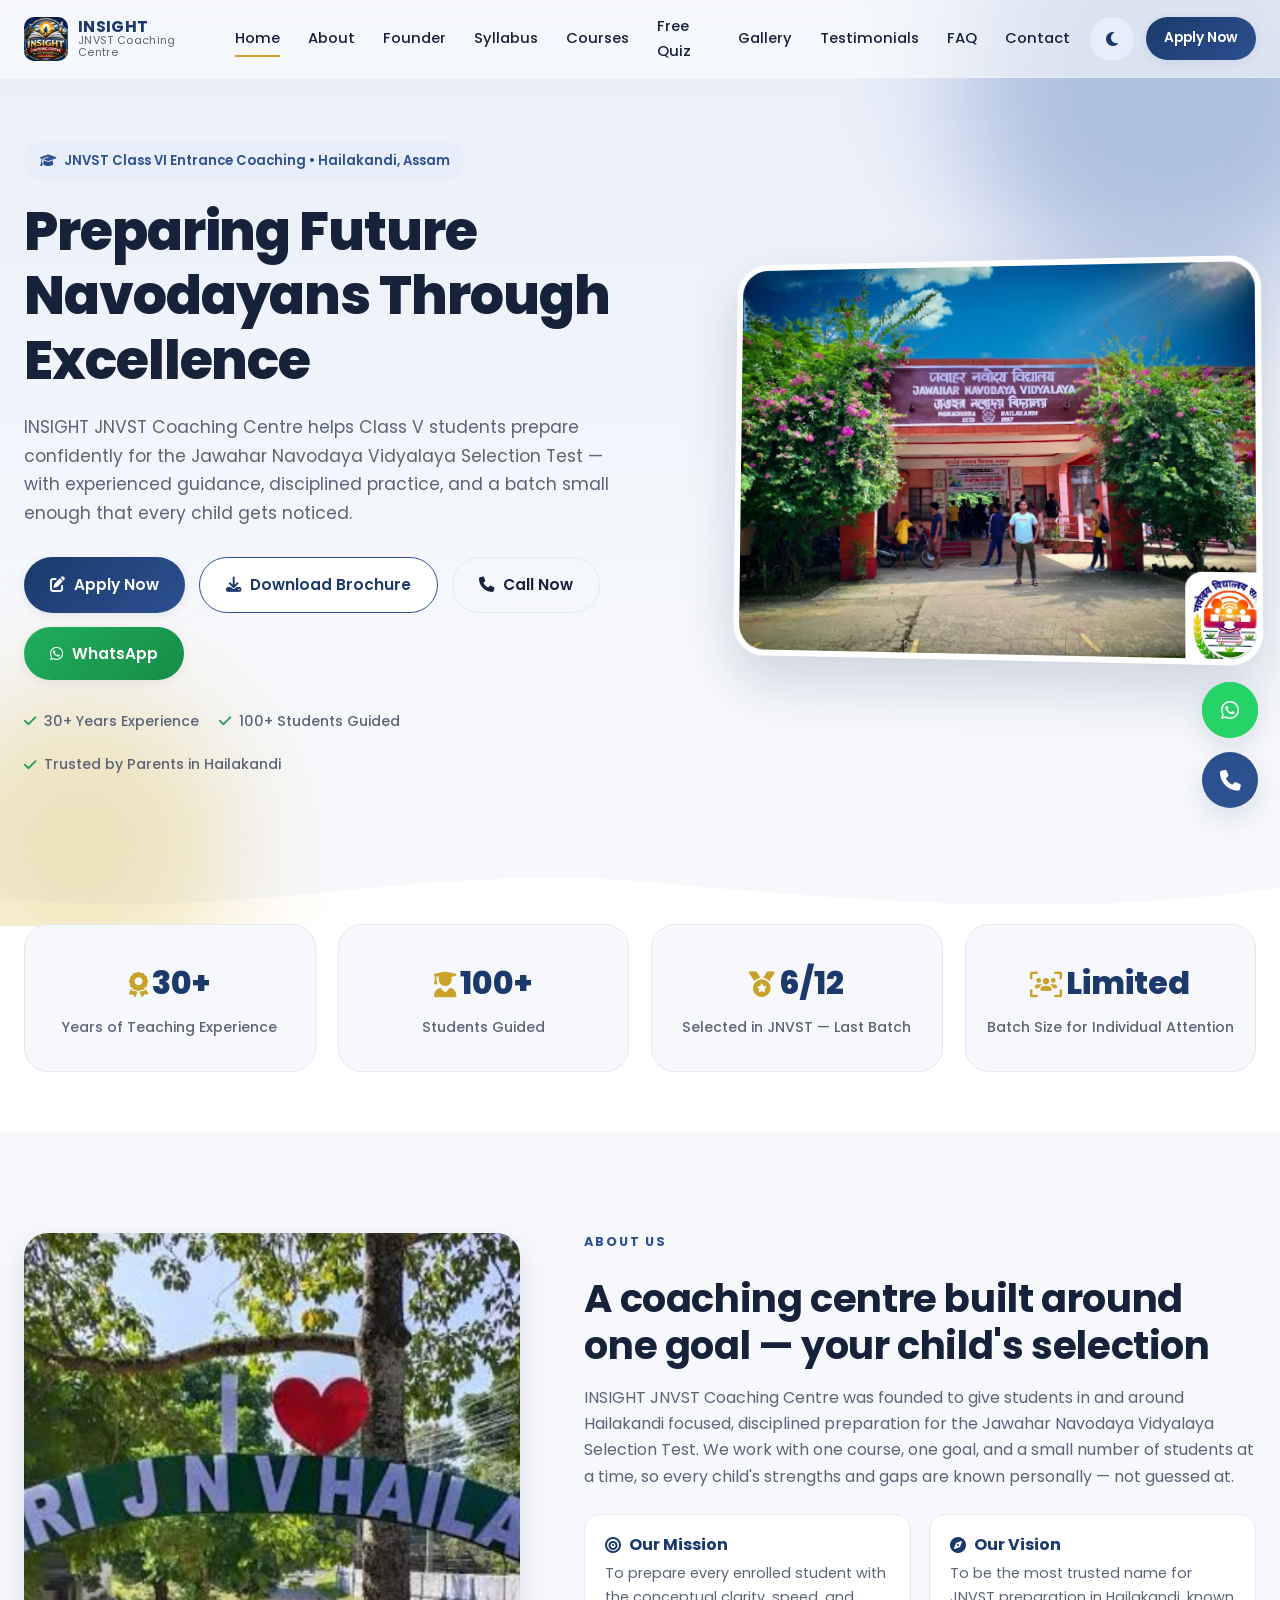
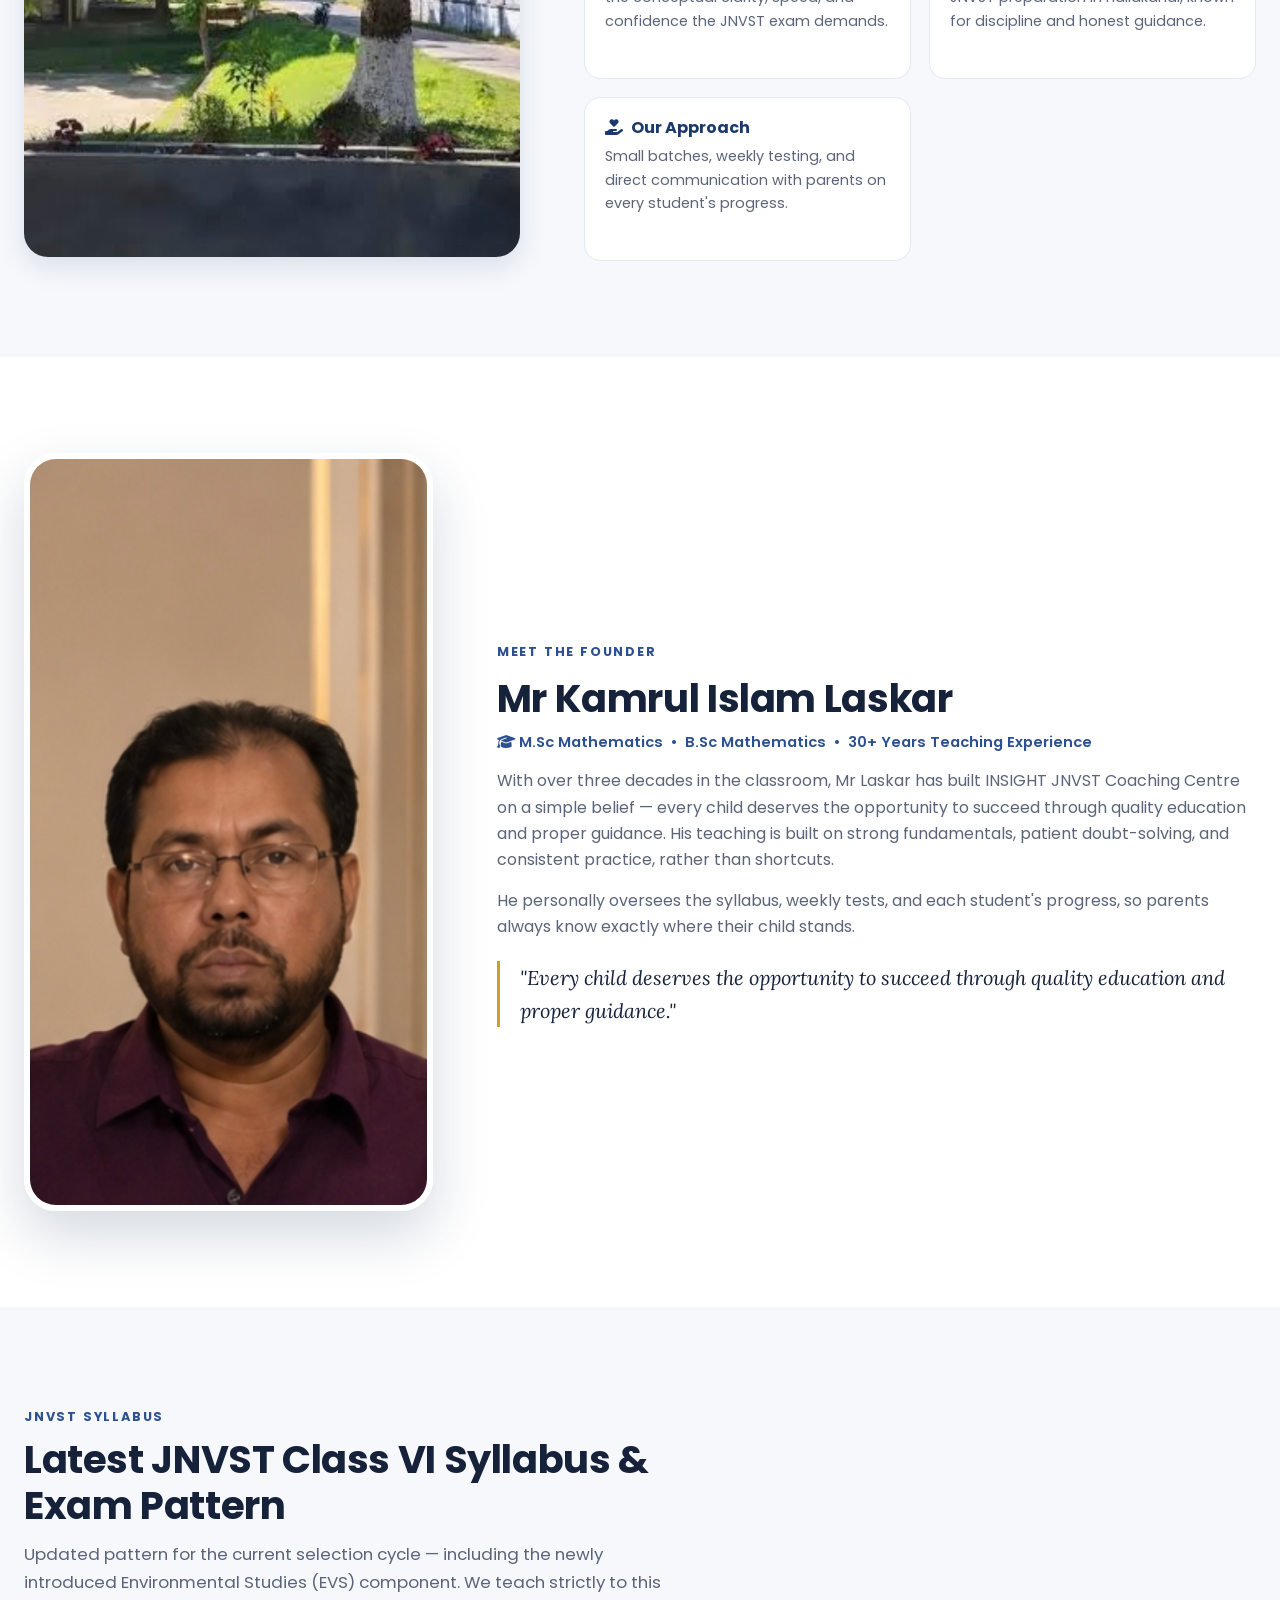
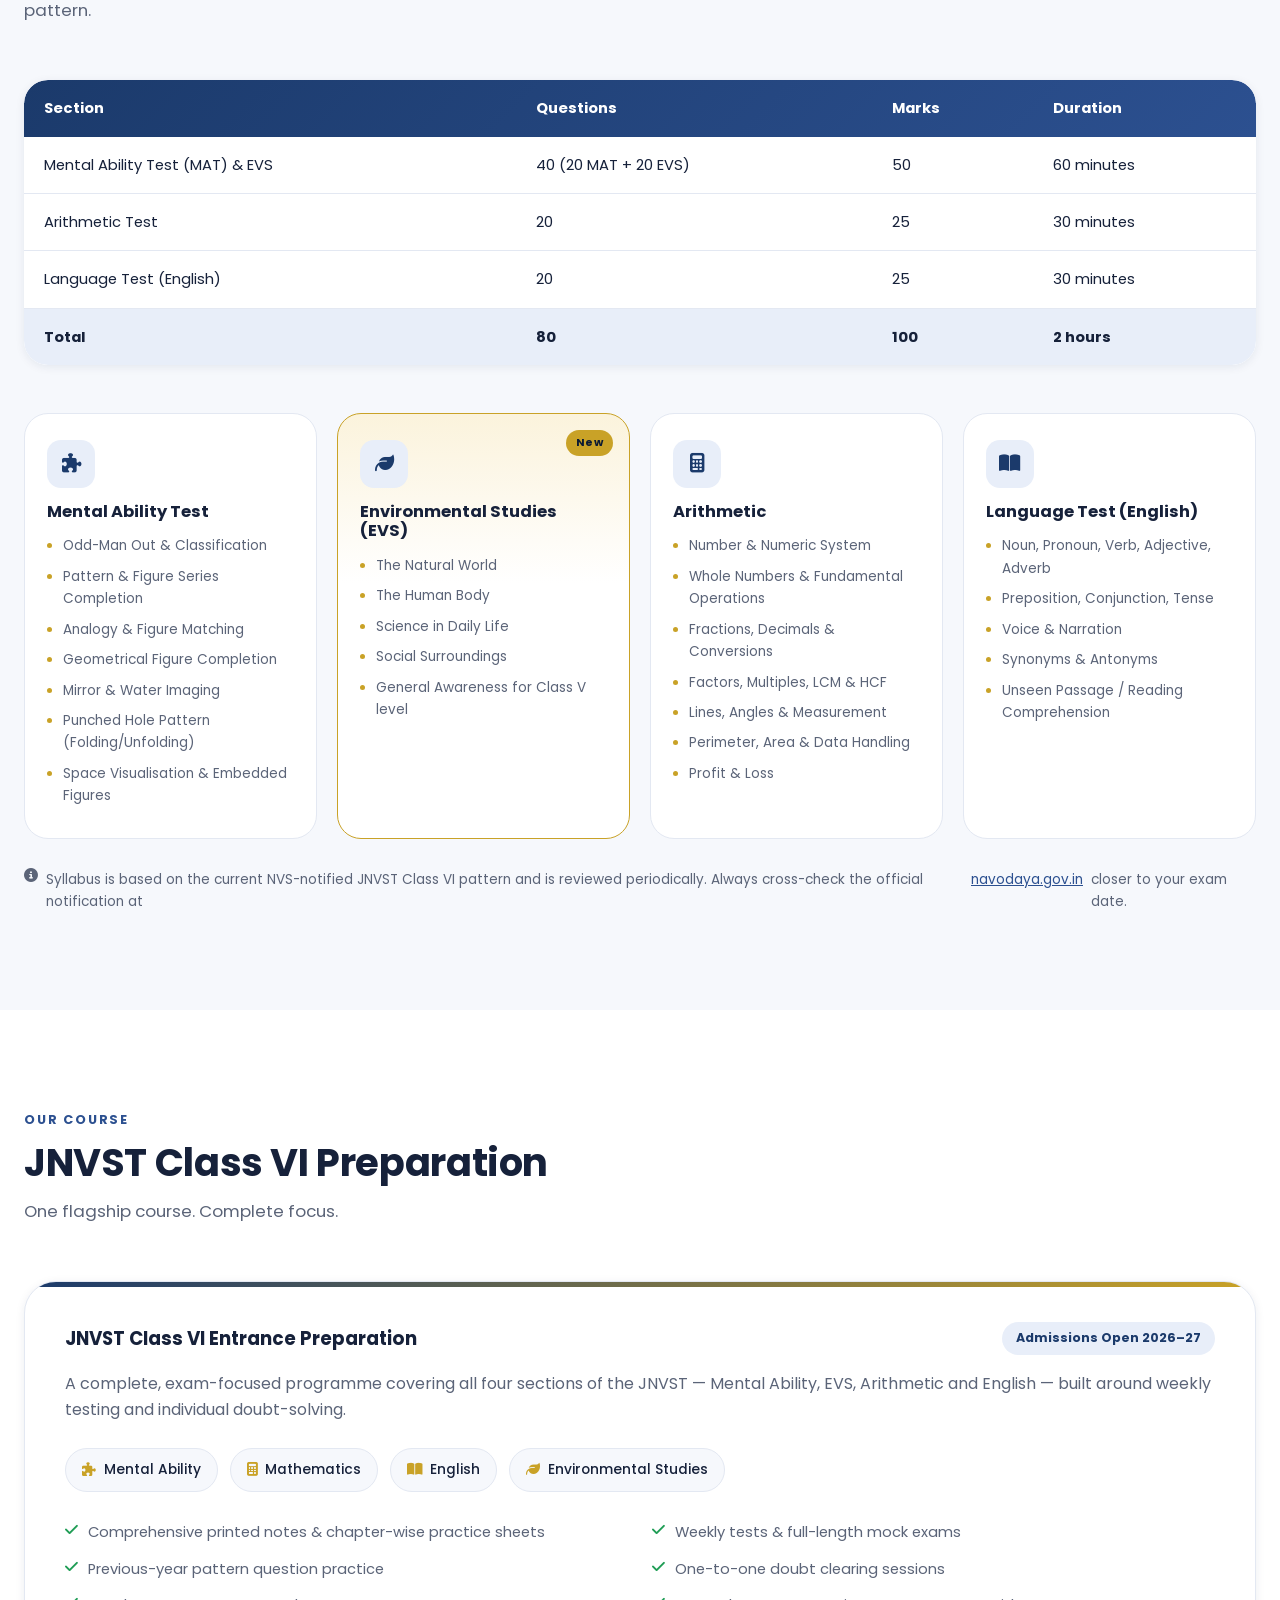
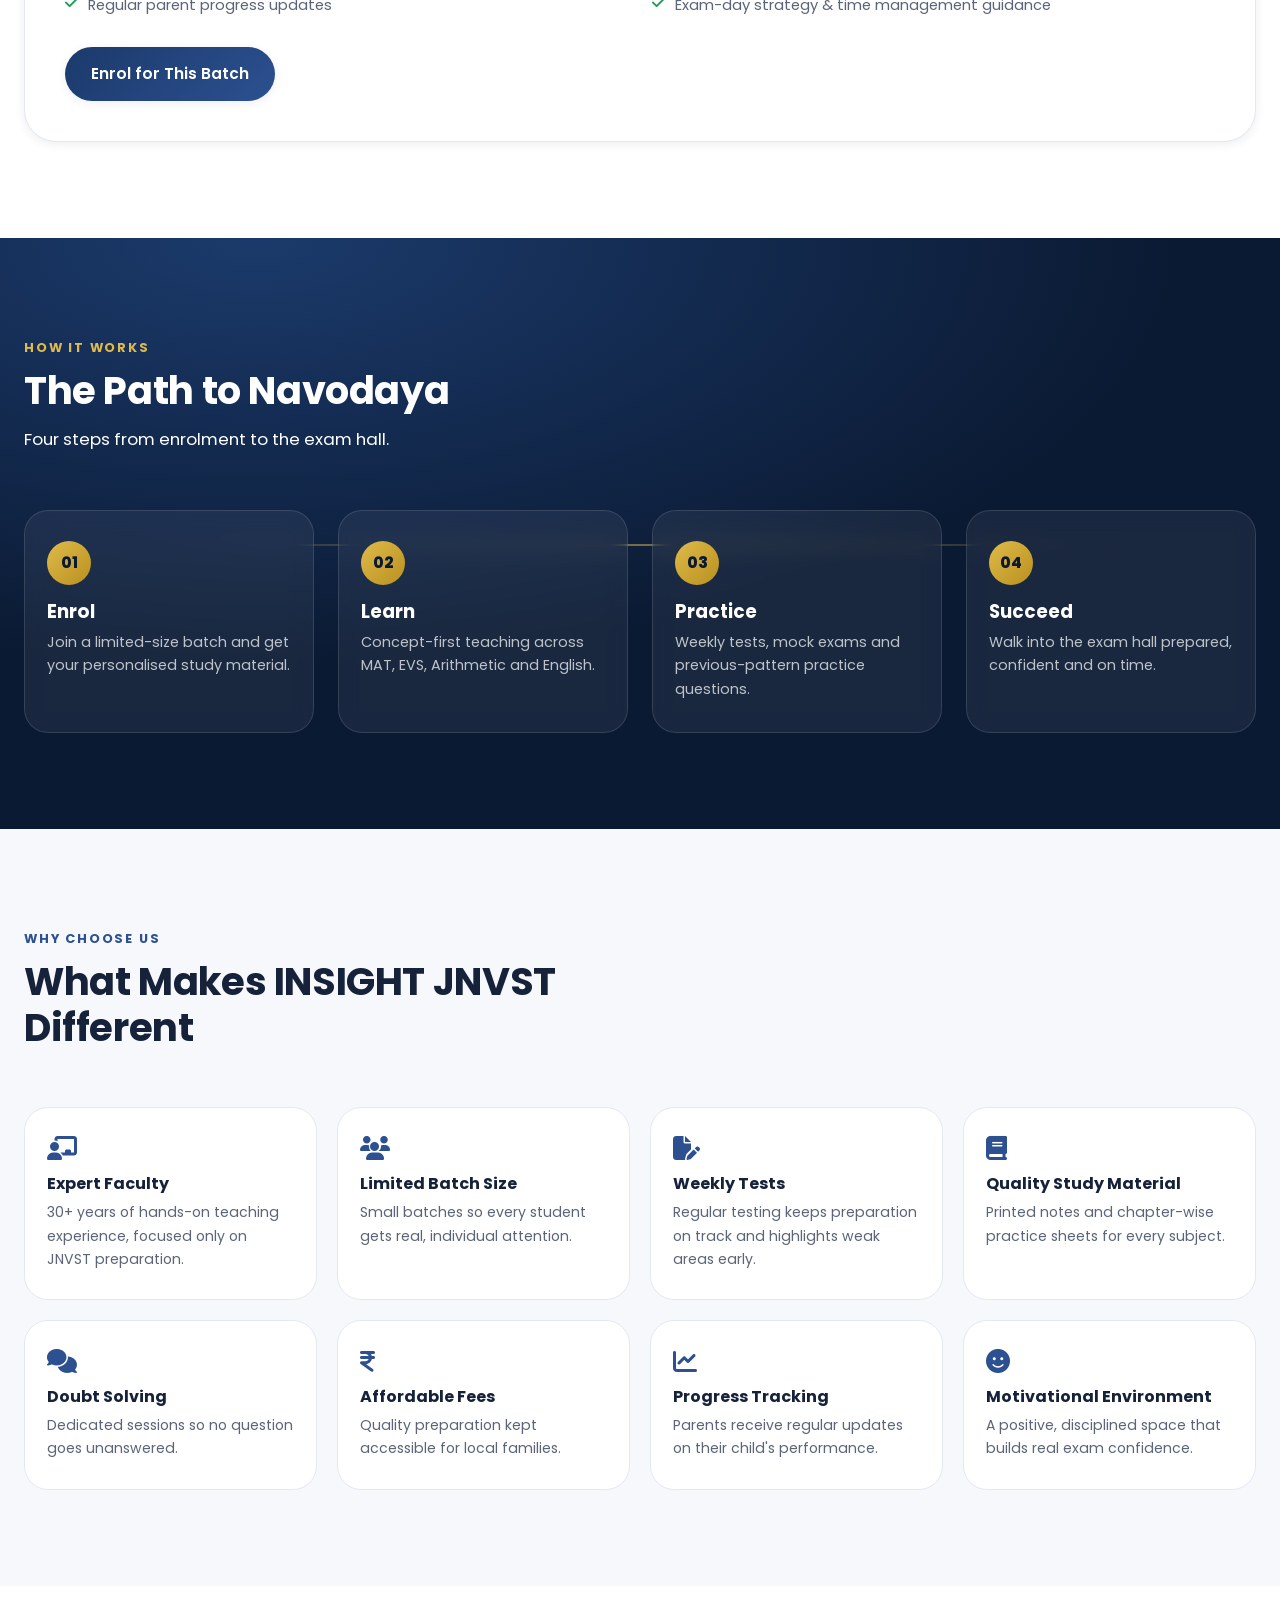
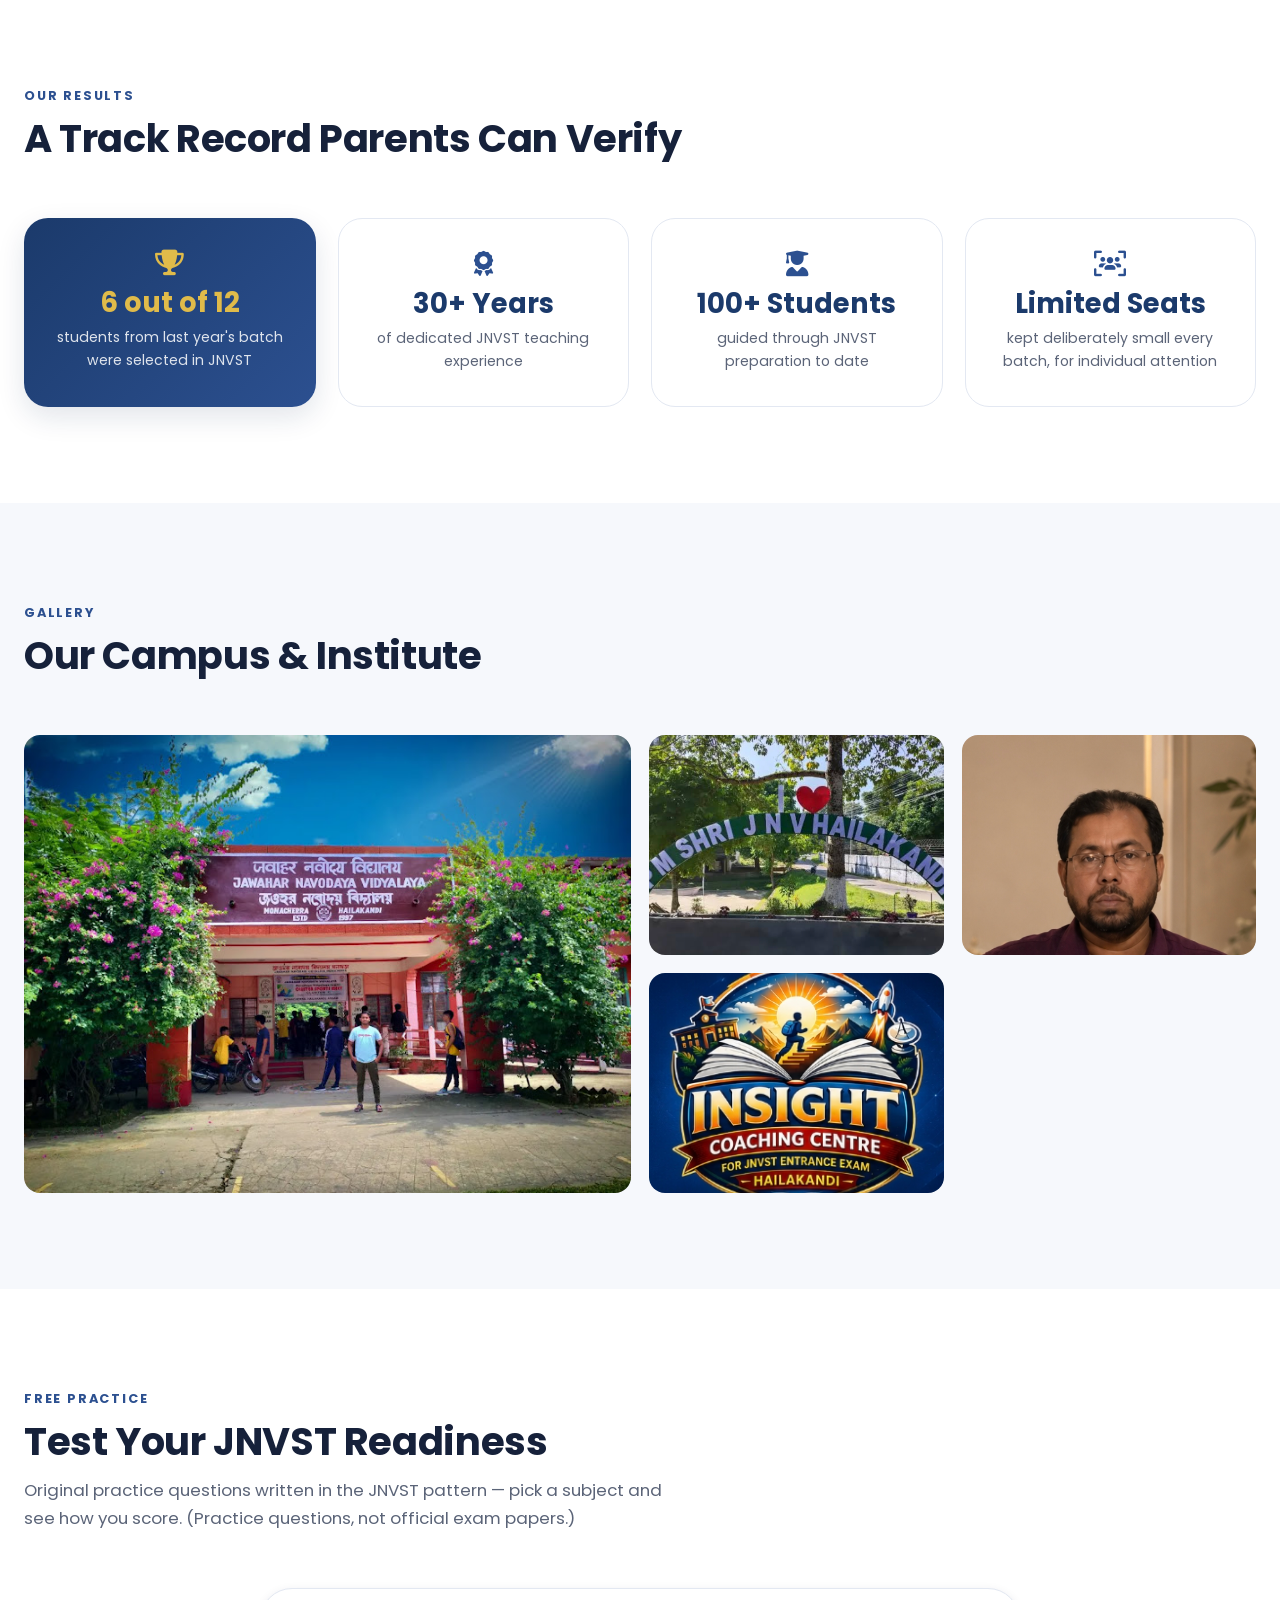
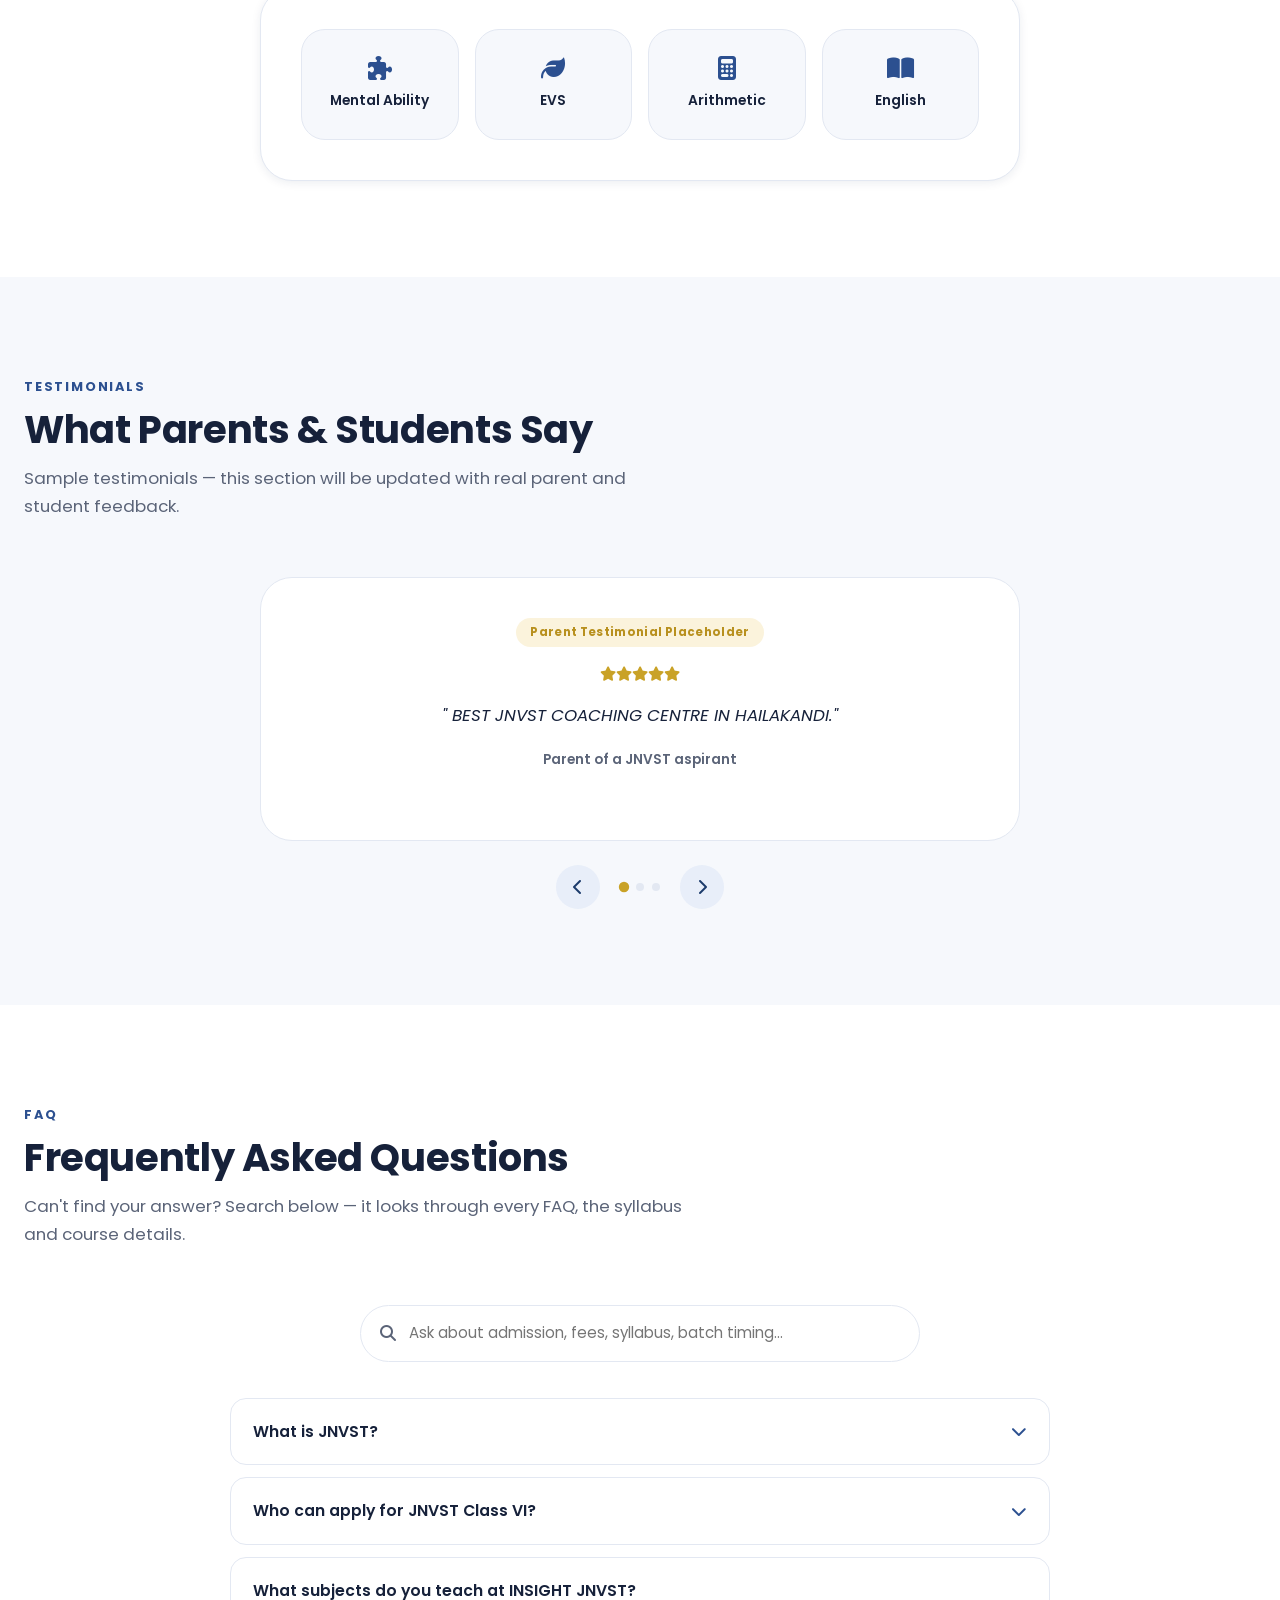
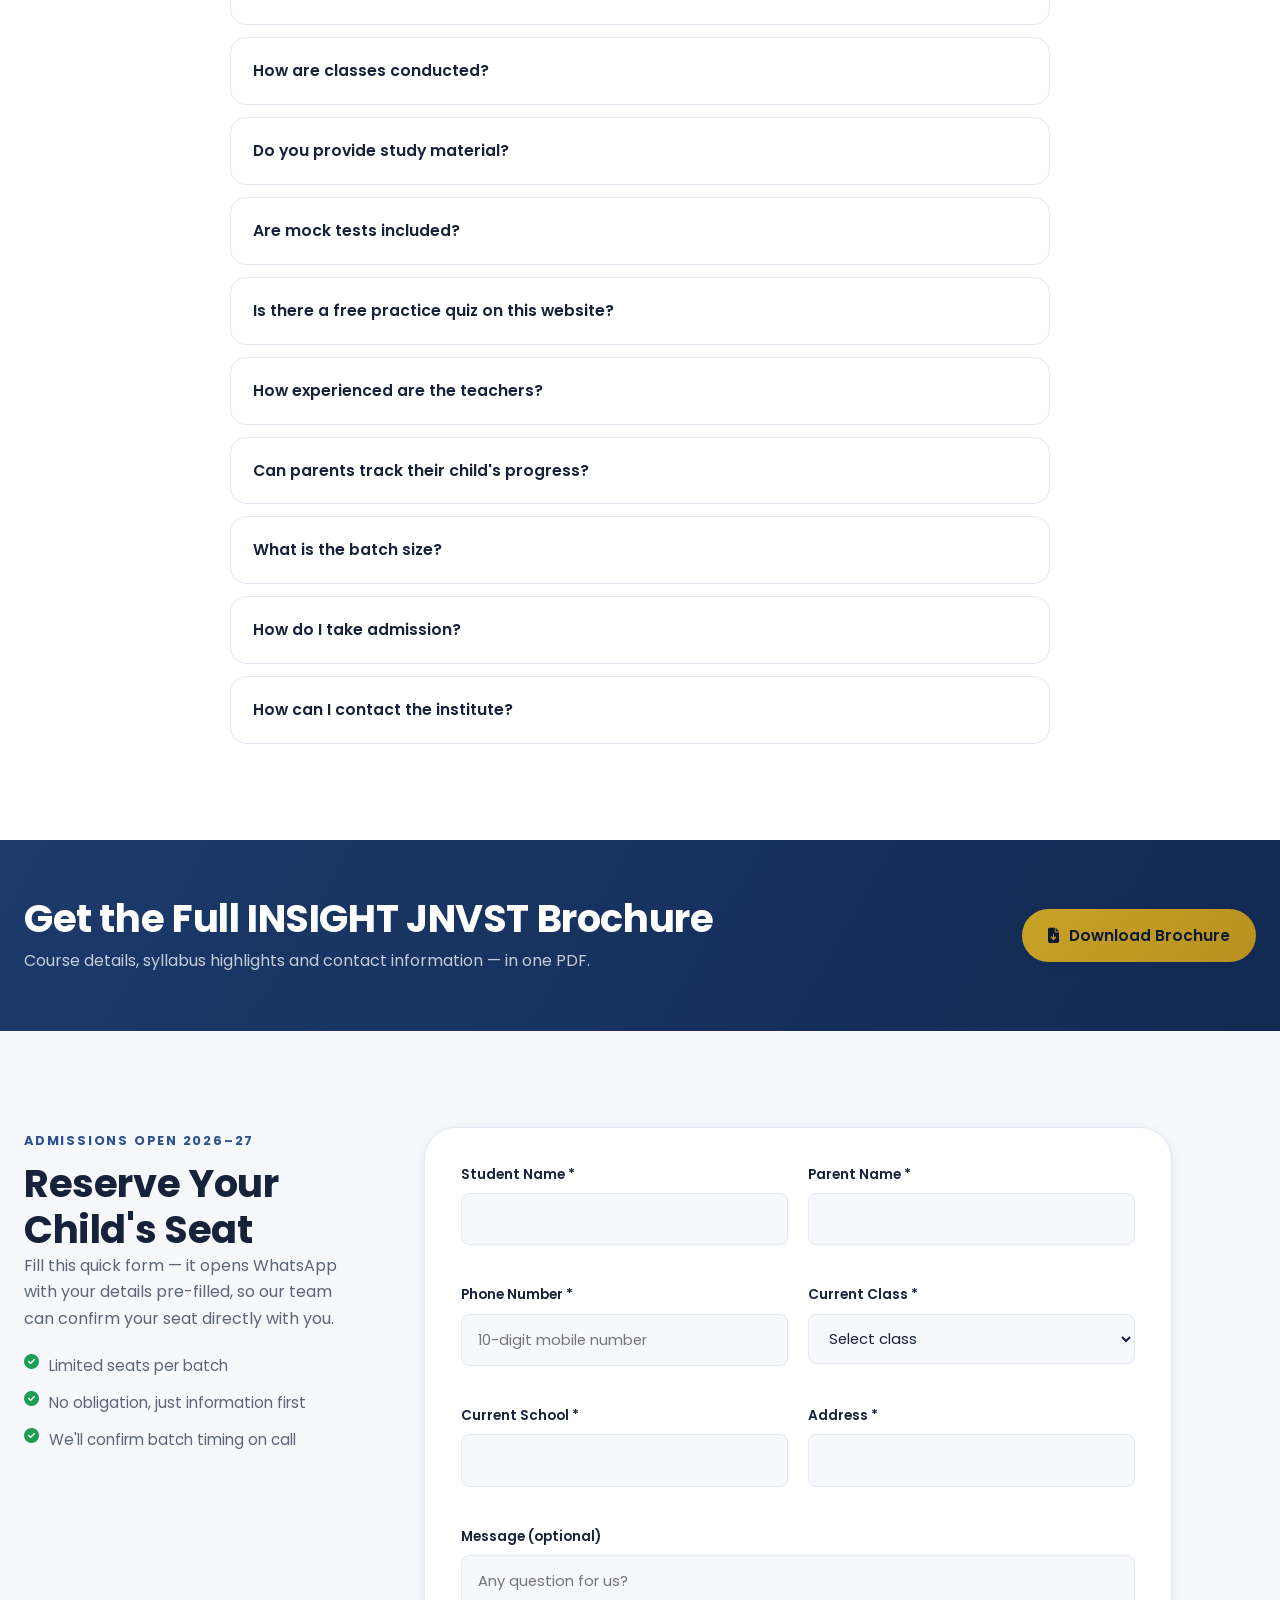
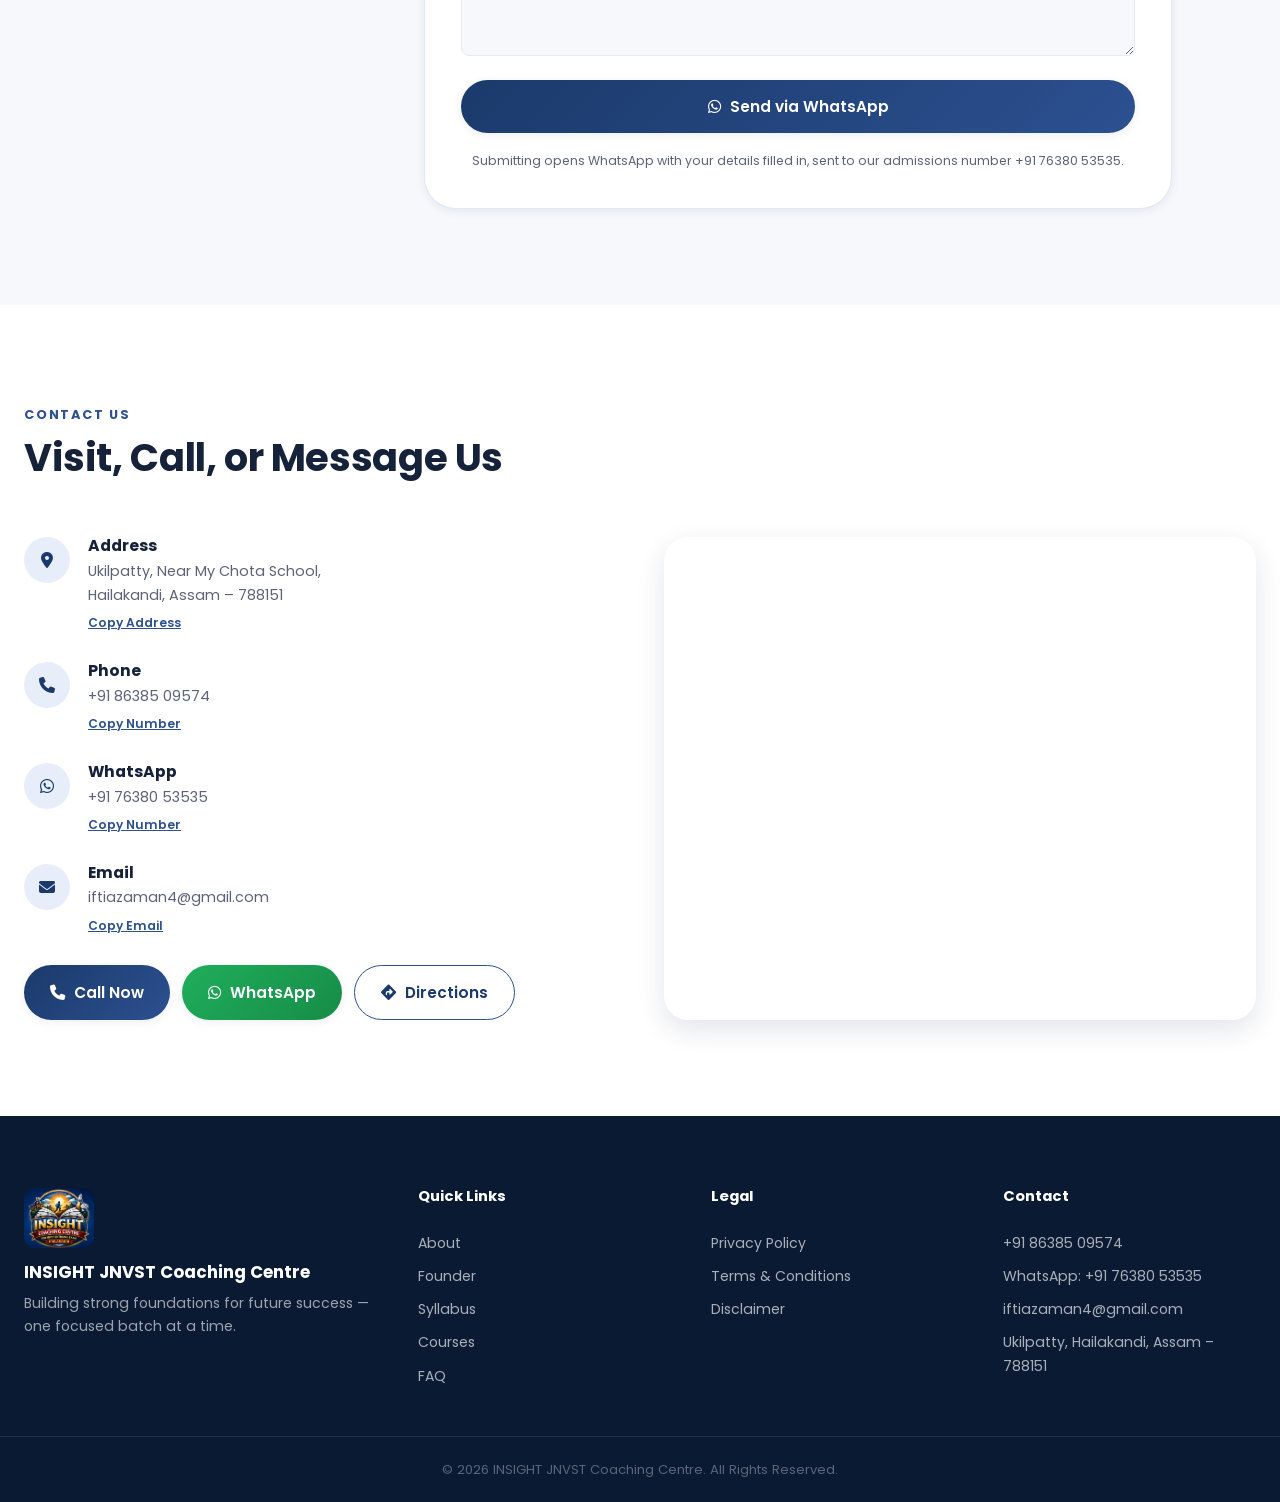
<file: index.html>
<!DOCTYPE html>
<html lang="en">
<head>
<meta charset="UTF-8">
<meta name="viewport" content="width=device-width, initial-scale=1.0">
<title>INSIGHT JNVST Coaching Centre | JNVST Class VI Entrance Coaching, Hailakandi, Assam</title>
<meta name="description" content="INSIGHT JNVST Coaching Centre in Hailakandi, Assam prepares students for the Jawahar Navodaya Vidyalaya Selection Test (Class VI). 30+ years of teaching experience, limited batch size, weekly tests and complete study material.">
<meta name="keywords" content="JNVST coaching Hailakandi, Navodaya Vidyalaya entrance exam, JNVST Class 6 coaching Assam, Insight JNVST Coaching Centre, Navodaya coaching Hailakandi">
<meta name="author" content="INSIGHT JNVST Coaching Centre">
<meta name="robots" content="index, follow">
  <meta name="google-site-verification" content="B2BXocfnBCTXjBIzTHRZ-jiVNc-ORe8XakonlOpXsmU" />
<meta name="theme-color" content="#122a52">
<link rel="canonical" href="https://insight-jnvst.github.io/insight-jnvst/">

<!-- Open Graph -->
<meta property="og:type" content="website">
<meta property="og:title" content="INSIGHT JNVST Coaching Centre | Hailakandi, Assam">
<meta property="og:description" content="Preparing Future Navodayans Through Excellence. JNVST Class VI entrance coaching with 30+ years of teaching experience.">
<meta property="og:image" content="assets/images/logo.jpg">
<meta property="og:url" content="https://insight-jnvst.github.io/insight-jnvst/">
<meta property="og:locale" content="en_IN">

<!-- Twitter Card -->
<meta name="twitter:card" content="summary_large_image">
<meta name="twitter:title" content="INSIGHT JNVST Coaching Centre | Hailakandi, Assam">
<meta name="twitter:description" content="JNVST Class VI entrance coaching. 30+ years experience. Limited batch size. Admissions open.">
<meta name="twitter:image" content="assets/images/logo.jpg">

<!-- Icons / PWA -->
<link rel="icon" type="image/png" sizes="32x32" href="assets/images/favicon-32.png">
<link rel="icon" type="image/png" sizes="16x16" href="assets/images/favicon-16.png">
<link rel="apple-touch-icon" href="assets/images/apple-touch-icon.png">
<link rel="manifest" href="manifest.json">

<!-- Fonts -->
<link rel="preconnect" href="https://fonts.googleapis.com">
<link rel="preconnect" href="https://fonts.gstatic.com" crossorigin>
<link href="https://fonts.googleapis.com/css2?family=Poppins:ital,wght@0,400;0,500;0,600;0,700;0,800;1,600&family=Lora:ital,wght@0,600;1,600&display=swap" rel="stylesheet">

<!-- Icons library -->
<link rel="stylesheet" href="https://cdnjs.cloudflare.com/ajax/libs/font-awesome/6.5.1/css/all.min.css">

<link rel="stylesheet" href="style.css">

<!-- Structured data -->
<script type="application/ld+json">
{
  "@context": "https://schema.org",
  "@type": "EducationalOrganization",
  "name": "INSIGHT JNVST Coaching Centre",
  "description": "JNVST Class VI entrance exam coaching centre in Hailakandi, Assam.",
  "founder": { "@type": "Person", "name": "Kamrul Islam Laskar" },
  "address": {
    "@type": "PostalAddress",
    "streetAddress": "Ukilpatty, Near My Chota School",
    "addressLocality": "Hailakandi",
    "addressRegion": "Assam",
    "postalCode": "788151",
    "addressCountry": "IN"
  },
  "telephone": "+918638509574",
  "email": "iftiazaman4@gmail.com"
}
</script>
</head>
  <meta name="google-site-verification" content="B2BXocfnBCTXjBIzTHRZ-jiVNc-ORe8XakonlOpXsmU" />
<body>

<!-- ================= PRELOADER ================= -->
<div id="preloader" aria-hidden="true">
  <div class="preloader-inner">
    <img src="assets/images/logo.jpg" alt="" class="preloader-logo">
    <p class="preloader-name">INSIGHT JNVST Coaching Centre</p>
    <p class="preloader-tagline">Preparing Future Navodayans...</p>
    <div class="preloader-bar"><span></span></div>
  </div>
</div>

<!-- ================= SCROLL PROGRESS ================= -->
<div id="scroll-progress" aria-hidden="true"></div>

<!-- ================= SKIP LINK ================= -->
<a href="#main" class="skip-link">Skip to main content</a>

<!-- ================= NAVBAR ================= -->
<header class="navbar" id="navbar">
  <div class="container navbar-inner">
    <a href="#home" class="brand">
      <img src="assets/images/logo.jpg" alt="INSIGHT JNVST Coaching Centre logo" class="brand-logo">
      <span class="brand-text">
        <strong>INSIGHT</strong>
        <small>JNVST Coaching Centre</small>
      </span>
    </a>

    <nav class="nav-links" id="nav-links" aria-label="Primary">
      <a href="#home">Home</a>
      <a href="#about">About</a>
      <a href="#founder">Founder</a>
      <a href="#syllabus">Syllabus</a>
      <a href="#courses">Courses</a>
      <a href="#quiz">Free Quiz</a>
      <a href="#gallery">Gallery</a>
      <a href="#testimonials">Testimonials</a>
      <a href="#faq">FAQ</a>
      <a href="#contact">Contact</a>
    </nav>

    <div class="navbar-actions">
      <button id="theme-toggle" class="icon-btn" aria-label="Toggle dark mode" title="Toggle dark mode">
        <i class="fa-solid fa-moon"></i>
      </button>
      <a href="#admission" class="btn btn-primary btn-sm">Apply Now</a>
      <button id="hamburger" class="hamburger" aria-label="Open menu" aria-expanded="false" aria-controls="nav-links">
        <span></span><span></span><span></span>
      </button>
    </div>
  </div>
</header>

<main id="main">

<!-- ================= HERO ================= -->
<section id="home" class="hero">
  <div class="hero-bg" aria-hidden="true">
    <span class="hero-blob blob-1"></span>
    <span class="hero-blob blob-2"></span>
    <span class="hero-particles"></span>
  </div>

  <div class="container hero-inner">
    <div class="hero-copy" data-reveal>
      <p class="eyebrow"><i class="fa-solid fa-graduation-cap"></i> JNVST Class VI Entrance Coaching &bull; Hailakandi, Assam</p>
      <h1>Preparing Future Navodayans Through Excellence</h1>
      <p class="hero-sub">INSIGHT JNVST Coaching Centre helps Class V students prepare confidently for the Jawahar Navodaya Vidyalaya Selection Test — with experienced guidance, disciplined practice, and a batch small enough that every child gets noticed.</p>

      <div class="hero-ctas">
        <a href="#admission" class="btn btn-primary"><i class="fa-solid fa-pen-to-square"></i> Apply Now</a>
        <a href="assets/brochure.pdf" download class="btn btn-secondary"><i class="fa-solid fa-download"></i> Download Brochure</a>
        <a href="tel:+918638509574" class="btn btn-ghost"><i class="fa-solid fa-phone"></i> Call Now</a>
        <a href="https://wa.me/917638053535?text=Hello%20INSIGHT%20JNVST%20Coaching%20Centre.%20I%20would%20like%20to%20know%20more%20about%20admission." target="_blank" rel="noopener" class="btn btn-whatsapp"><i class="fa-brands fa-whatsapp"></i> WhatsApp</a>
      </div>

      <ul class="hero-trust">
        <li><i class="fa-solid fa-check"></i> 30+ Years Experience</li>
        <li><i class="fa-solid fa-check"></i> 100+ Students Guided</li>
        <li><i class="fa-solid fa-check"></i> Trusted by Parents in Hailakandi</li>
      </ul>
    </div>

    <div class="hero-media" data-reveal>
      <div class="hero-frame">
        <img src="assets/images/campus1.jpg" alt="Jawahar Navodaya Vidyalaya, Hailakandi campus" width="1000" height="624" class="hero-photo">
        <img src="assets/images/nvs-logo.png" alt="Navodaya Vidyalaya Samiti emblem" class="hero-nvs-logo" width="272" height="366" loading="lazy">
      </div>
    </div>
  </div>

  <svg class="section-wave" viewBox="0 0 1440 110" preserveAspectRatio="none" aria-hidden="true">
    <path d="M0,64 C240,110 480,10 720,40 C960,70 1200,100 1440,50 L1440,110 L0,110 Z"></path>
  </svg>
</section>

<!-- ================= TRUST STRIP ================= -->
<section class="trust-strip" aria-label="Why parents trust INSIGHT JNVST">
  <div class="container trust-grid">
    <div class="trust-card" data-reveal>
      <i class="fa-solid fa-award"></i>
      <span class="counter" data-target="30">0</span><span class="plus">+</span>
      <p>Years of Teaching Experience</p>
    </div>
    <div class="trust-card" data-reveal>
      <i class="fa-solid fa-user-graduate"></i>
      <span class="counter" data-target="100">0</span><span class="plus">+</span>
      <p>Students Guided</p>
    </div>
    <div class="trust-card" data-reveal>
      <i class="fa-solid fa-medal"></i>
      <span class="counter" data-target="6">0</span><span class="plus">/12</span>
      <p>Selected in JNVST — Last Batch</p>
    </div>
    <div class="trust-card" data-reveal>
      <i class="fa-solid fa-users-viewfinder"></i>
      <span class="static-stat">Limited</span>
      <p>Batch Size for Individual Attention</p>
    </div>
  </div>
</section>

<!-- ================= ABOUT ================= -->
<section id="about" class="section">
  <div class="container about-grid">
    <div class="about-media" data-reveal>
      <img src="assets/images/campus2.jpg" alt="PM SHRI Jawahar Navodaya Vidyalaya, Hailakandi entrance" width="1000" height="624" loading="lazy" class="about-photo">
    </div>
    <div class="about-copy" data-reveal>
      <p class="section-label">About Us</p>
      <h2>A coaching centre built around one goal — your child's selection</h2>
      <p>INSIGHT JNVST Coaching Centre was founded to give students in and around Hailakandi focused, disciplined preparation for the Jawahar Navodaya Vidyalaya Selection Test. We work with one course, one goal, and a small number of students at a time, so every child's strengths and gaps are known personally — not guessed at.</p>

      <div class="value-grid">
        <div class="value-item">
          <h3><i class="fa-solid fa-bullseye"></i> Our Mission</h3>
          <p>To prepare every enrolled student with the conceptual clarity, speed, and confidence the JNVST exam demands.</p>
        </div>
        <div class="value-item">
          <h3><i class="fa-solid fa-compass"></i> Our Vision</h3>
          <p>To be the most trusted name for JNVST preparation in Hailakandi, known for discipline and honest guidance.</p>
        </div>
        <div class="value-item">
          <h3><i class="fa-solid fa-hand-holding-heart"></i> Our Approach</h3>
          <p>Small batches, weekly testing, and direct communication with parents on every student's progress.</p>
        </div>
      </div>
    </div>
  </div>
</section>

<!-- ================= FOUNDER ================= -->
<section id="founder" class="section section-alt">
  <div class="container founder-grid">
    <div class="founder-media" data-reveal>
      <div class="founder-frame">
        <img src="assets/images/founder.jpg" alt="Mr Kamrul Islam Laskar, Founder of INSIGHT JNVST Coaching Centre" width="700" height="746" loading="lazy">
      </div>
    </div>
    <div class="founder-copy" data-reveal>
      <p class="section-label">Meet the Founder</p>
      <h2>Mr Kamrul Islam Laskar</h2>
      <p class="founder-qual"><i class="fa-solid fa-graduation-cap"></i> M.Sc Mathematics &nbsp;&bull;&nbsp; B.Sc Mathematics &nbsp;&bull;&nbsp; 30+ Years Teaching Experience</p>
      <p>With over three decades in the classroom, Mr Laskar has built INSIGHT JNVST Coaching Centre on a simple belief — every child deserves the opportunity to succeed through quality education and proper guidance. His teaching is built on strong fundamentals, patient doubt-solving, and consistent practice, rather than shortcuts.</p>
      <p>He personally oversees the syllabus, weekly tests, and each student's progress, so parents always know exactly where their child stands.</p>
      <blockquote class="pull-quote">"Every child deserves the opportunity to succeed through quality education and proper guidance."</blockquote>
    </div>
  </div>
</section>

<!-- ================= SYLLABUS ================= -->
<section id="syllabus" class="section">
  <div class="container">
    <div class="section-head" data-reveal>
      <p class="section-label">JNVST Syllabus</p>
      <h2>Latest JNVST Class VI Syllabus &amp; Exam Pattern</h2>
      <p class="section-sub">Updated pattern for the current selection cycle — including the newly introduced Environmental Studies (EVS) component. We teach strictly to this pattern.</p>
    </div>

    <div class="pattern-table-wrap" data-reveal>
      <table class="pattern-table">
        <thead>
          <tr><th>Section</th><th>Questions</th><th>Marks</th><th>Duration</th></tr>
        </thead>
        <tbody>
          <tr><td>Mental Ability Test (MAT) &amp; EVS</td><td>40 (20 MAT + 20 EVS)</td><td>50</td><td>60 minutes</td></tr>
          <tr><td>Arithmetic Test</td><td>20</td><td>25</td><td>30 minutes</td></tr>
          <tr><td>Language Test (English)</td><td>20</td><td>25</td><td>30 minutes</td></tr>
          <tr class="pattern-total"><td>Total</td><td>80</td><td>100</td><td>2 hours</td></tr>
        </tbody>
      </table>
    </div>

    <div class="syllabus-grid">
      <div class="syllabus-card" data-reveal>
        <div class="syllabus-icon"><i class="fa-solid fa-puzzle-piece"></i></div>
        <h3>Mental Ability Test</h3>
        <ul>
          <li>Odd-Man Out &amp; Classification</li>
          <li>Pattern &amp; Figure Series Completion</li>
          <li>Analogy &amp; Figure Matching</li>
          <li>Geometrical Figure Completion</li>
          <li>Mirror &amp; Water Imaging</li>
          <li>Punched Hole Pattern (Folding/Unfolding)</li>
          <li>Space Visualisation &amp; Embedded Figures</li>
        </ul>
      </div>

      <div class="syllabus-card syllabus-new" data-reveal>
        <span class="new-badge">New</span>
        <div class="syllabus-icon"><i class="fa-solid fa-leaf"></i></div>
        <h3>Environmental Studies (EVS)</h3>
        <ul>
          <li>The Natural World</li>
          <li>The Human Body</li>
          <li>Science in Daily Life</li>
          <li>Social Surroundings</li>
          <li>General Awareness for Class V level</li>
        </ul>
      </div>

      <div class="syllabus-card" data-reveal>
        <div class="syllabus-icon"><i class="fa-solid fa-calculator"></i></div>
        <h3>Arithmetic</h3>
        <ul>
          <li>Number &amp; Numeric System</li>
          <li>Whole Numbers &amp; Fundamental Operations</li>
          <li>Fractions, Decimals &amp; Conversions</li>
          <li>Factors, Multiples, LCM &amp; HCF</li>
          <li>Lines, Angles &amp; Measurement</li>
          <li>Perimeter, Area &amp; Data Handling</li>
          <li>Profit &amp; Loss</li>
        </ul>
      </div>

      <div class="syllabus-card" data-reveal>
        <div class="syllabus-icon"><i class="fa-solid fa-book-open"></i></div>
        <h3>Language Test (English)</h3>
        <ul>
          <li>Noun, Pronoun, Verb, Adjective, Adverb</li>
          <li>Preposition, Conjunction, Tense</li>
          <li>Voice &amp; Narration</li>
          <li>Synonyms &amp; Antonyms</li>
          <li>Unseen Passage / Reading Comprehension</li>
        </ul>
      </div>
    </div>
    <p class="syllabus-note"><i class="fa-solid fa-circle-info"></i> Syllabus is based on the current NVS-notified JNVST Class VI pattern and is reviewed periodically. Always cross-check the official notification at <a href="https://navodaya.gov.in" target="_blank" rel="noopener">navodaya.gov.in</a> closer to your exam date.</p>
  </div>
</section>

<!-- ================= COURSES ================= -->
<section id="courses" class="section section-alt">
  <div class="container">
    <div class="section-head" data-reveal>
      <p class="section-label">Our Course</p>
      <h2>JNVST Class VI Preparation</h2>
      <p class="section-sub">One flagship course. Complete focus.</p>
    </div>

    <div class="course-card" data-reveal>
      <div class="course-card-head">
        <h3>JNVST Class VI Entrance Preparation</h3>
        <span class="course-badge">Admissions Open 2026–27</span>
      </div>
      <p>A complete, exam-focused programme covering all four sections of the JNVST — Mental Ability, EVS, Arithmetic and English — built around weekly testing and individual doubt-solving.</p>

      <div class="course-subjects">
        <span><i class="fa-solid fa-puzzle-piece"></i> Mental Ability</span>
        <span><i class="fa-solid fa-calculator"></i> Mathematics</span>
        <span><i class="fa-solid fa-book-open"></i> English</span>
        <span><i class="fa-solid fa-leaf"></i> Environmental Studies</span>
      </div>

      <ul class="course-features">
        <li><i class="fa-solid fa-check"></i> Comprehensive printed notes &amp; chapter-wise practice sheets</li>
        <li><i class="fa-solid fa-check"></i> Weekly tests &amp; full-length mock exams</li>
        <li><i class="fa-solid fa-check"></i> Previous-year pattern question practice</li>
        <li><i class="fa-solid fa-check"></i> One-to-one doubt clearing sessions</li>
        <li><i class="fa-solid fa-check"></i> Regular parent progress updates</li>
        <li><i class="fa-solid fa-check"></i> Exam-day strategy &amp; time management guidance</li>
      </ul>

      <a href="#admission" class="btn btn-primary">Enrol for This Batch</a>
    </div>
  </div>
</section>

<!-- ================= PATH TO NAVODAYA (signature journey section) ================= -->
<section class="section path-section">
  <div class="container">
    <div class="section-head light" data-reveal>
      <p class="section-label">How It Works</p>
      <h2>The Path to Navodaya</h2>
      <p class="section-sub">Four steps from enrolment to the exam hall.</p>
    </div>

    <ol class="path-steps">
      <li data-reveal>
        <span class="path-step-num">01</span>
        <h3>Enrol</h3>
        <p>Join a limited-size batch and get your personalised study material.</p>
      </li>
      <li data-reveal>
        <span class="path-step-num">02</span>
        <h3>Learn</h3>
        <p>Concept-first teaching across MAT, EVS, Arithmetic and English.</p>
      </li>
      <li data-reveal>
        <span class="path-step-num">03</span>
        <h3>Practice</h3>
        <p>Weekly tests, mock exams and previous-pattern practice questions.</p>
      </li>
      <li data-reveal>
        <span class="path-step-num">04</span>
        <h3>Succeed</h3>
        <p>Walk into the exam hall prepared, confident and on time.</p>
      </li>
    </ol>
  </div>
</section>

<!-- ================= WHY CHOOSE US ================= -->
<section id="why-us" class="section">
  <div class="container">
    <div class="section-head" data-reveal>
      <p class="section-label">Why Choose Us</p>
      <h2>What Makes INSIGHT JNVST Different</h2>
    </div>

    <div class="feature-grid">
      <div class="feature-card" data-reveal><i class="fa-solid fa-chalkboard-user"></i><h3>Expert Faculty</h3><p>30+ years of hands-on teaching experience, focused only on JNVST preparation.</p></div>
      <div class="feature-card" data-reveal><i class="fa-solid fa-users"></i><h3>Limited Batch Size</h3><p>Small batches so every student gets real, individual attention.</p></div>
      <div class="feature-card" data-reveal><i class="fa-solid fa-file-pen"></i><h3>Weekly Tests</h3><p>Regular testing keeps preparation on track and highlights weak areas early.</p></div>
      <div class="feature-card" data-reveal><i class="fa-solid fa-book"></i><h3>Quality Study Material</h3><p>Printed notes and chapter-wise practice sheets for every subject.</p></div>
      <div class="feature-card" data-reveal><i class="fa-solid fa-comments"></i><h3>Doubt Solving</h3><p>Dedicated sessions so no question goes unanswered.</p></div>
      <div class="feature-card" data-reveal><i class="fa-solid fa-indian-rupee-sign"></i><h3>Affordable Fees</h3><p>Quality preparation kept accessible for local families.</p></div>
      <div class="feature-card" data-reveal><i class="fa-solid fa-chart-line"></i><h3>Progress Tracking</h3><p>Parents receive regular updates on their child's performance.</p></div>
      <div class="feature-card" data-reveal><i class="fa-solid fa-face-smile"></i><h3>Motivational Environment</h3><p>A positive, disciplined space that builds real exam confidence.</p></div>
    </div>
  </div>
</section>

<!-- ================= RESULTS ================= -->
<section id="results" class="section section-alt">
  <div class="container">
    <div class="section-head" data-reveal>
      <p class="section-label">Our Results</p>
      <h2>A Track Record Parents Can Verify</h2>
    </div>
    <div class="results-grid">
      <div class="result-card result-highlight" data-reveal>
        <i class="fa-solid fa-trophy"></i>
        <h3>6 out of 12</h3>
        <p>students from last year's batch were selected in JNVST</p>
      </div>
      <div class="result-card" data-reveal>
        <i class="fa-solid fa-award"></i>
        <h3>30+ Years</h3>
        <p>of dedicated JNVST teaching experience</p>
      </div>
      <div class="result-card" data-reveal>
        <i class="fa-solid fa-user-graduate"></i>
        <h3>100+ Students</h3>
        <p>guided through JNVST preparation to date</p>
      </div>
      <div class="result-card" data-reveal>
        <i class="fa-solid fa-users-viewfinder"></i>
        <h3>Limited Seats</h3>
        <p>kept deliberately small every batch, for individual attention</p>
      </div>
    </div>
  </div>
</section>

<!-- ================= GALLERY ================= -->
<section id="gallery" class="section">
  <div class="container">
    <div class="section-head" data-reveal>
      <p class="section-label">Gallery</p>
      <h2>Our Campus &amp; Institute</h2>
    </div>
    <div class="gallery-grid">
      <button class="gallery-item g-large" data-full="assets/images/campus1.jpg" data-caption="Jawahar Navodaya Vidyalaya, Hailakandi" data-reveal>
        <img src="assets/images/campus1.jpg" alt="Jawahar Navodaya Vidyalaya Hailakandi campus entrance" loading="lazy" width="1000" height="624">
      </button>
      <button class="gallery-item" data-full="assets/images/campus2.jpg" data-caption="PM SHRI JNV Hailakandi" data-reveal>
        <img src="assets/images/campus2.jpg" alt="PM SHRI JNV Hailakandi campus signage" loading="lazy" width="1000" height="624">
      </button>
      <button class="gallery-item" data-full="assets/images/founder.jpg" data-caption="Founder — Mr Kamrul Islam Laskar" data-reveal>
        <img src="assets/images/founder.jpg" alt="Founder Mr Kamrul Islam Laskar" loading="lazy" width="700" height="746">
      </button>
      <button class="gallery-item" data-full="assets/images/logo.jpg" data-caption="INSIGHT JNVST Coaching Centre" data-reveal>
        <img src="assets/images/logo.jpg" alt="INSIGHT JNVST Coaching Centre logo" loading="lazy" width="500" height="426">
      </button>
    </div>
  </div>
</section>

<!-- ================= FREE QUIZ ================= -->
<section id="quiz" class="section section-alt">
  <div class="container">
    <div class="section-head" data-reveal>
      <p class="section-label">Free Practice</p>
      <h2>Test Your JNVST Readiness</h2>
      <p class="section-sub">Original practice questions written in the JNVST pattern &mdash; pick a subject and see how you score. (Practice questions, not official exam papers.)</p>
    </div>

    <div class="quiz-box" data-reveal>
      <div id="quiz-picker" class="quiz-picker">
        <button class="quiz-subject-btn" data-subject="mat"><i class="fa-solid fa-puzzle-piece"></i><span>Mental Ability</span></button>
        <button class="quiz-subject-btn" data-subject="evs"><i class="fa-solid fa-leaf"></i><span>EVS</span></button>
        <button class="quiz-subject-btn" data-subject="math"><i class="fa-solid fa-calculator"></i><span>Arithmetic</span></button>
        <button class="quiz-subject-btn" data-subject="eng"><i class="fa-solid fa-book-open"></i><span>English</span></button>
      </div>

      <div id="quiz-play" class="quiz-play hidden">
        <div class="quiz-meta">
          <span id="quiz-progress-label">Question 1 of 5</span>
          <span id="quiz-score-label">Score: 0</span>
        </div>
        <div class="quiz-progress-track"><div id="quiz-progress-bar"></div></div>
        <h3 id="quiz-question">Question text</h3>
        <div id="quiz-options" class="quiz-options"></div>
        <button id="quiz-next" class="btn btn-primary" disabled>Next Question</button>
      </div>

      <div id="quiz-result" class="quiz-result hidden">
        <i class="fa-solid fa-medal"></i>
        <h3 id="quiz-result-title">Great effort!</h3>
        <p id="quiz-result-score">You scored 0 out of 5</p>
        <div class="quiz-result-actions">
          <button id="quiz-retry" class="btn btn-secondary">Try Another Subject</button>
          <a href="#admission" class="btn btn-primary">Join a Batch</a>
        </div>
      </div>
    </div>
  </div>
</section>

<!-- ================= TESTIMONIALS ================= -->
<section id="testimonials" class="section">
  <div class="container">
    <div class="section-head" data-reveal>
      <p class="section-label">Testimonials</p>
      <h2>What Parents &amp; Students Say</h2>
      <p class="section-sub">Sample testimonials — this section will be updated with real parent and student feedback.</p>
    </div>

    <div class="testimonial-slider" data-reveal>
      <div class="testimonial-track" id="testimonial-track">
        <div class="testimonial-card">
          <span class="placeholder-badge">Parent Testimonial Placeholder</span>
          <div class="stars"><i class="fa-solid fa-star"></i><i class="fa-solid fa-star"></i><i class="fa-solid fa-star"></i><i class="fa-solid fa-star"></i><i class="fa-solid fa-star"></i></div>
          <p>" BEST JNVST COACHING CENTRE IN HAILAKANDI."</p>
          <span class="testimonial-role">Parent of a JNVST aspirant</span>
        </div>
        <div class="testimonial-card">
          <span class="placeholder-badge">Student Testimonial Placeholder</span>
          <div class="stars"><i class="fa-solid fa-star"></i><i class="fa-solid fa-star"></i><i class="fa-solid fa-star"></i><i class="fa-solid fa-star"></i><i class="fa-solid fa-star"></i></div>
          <p>"THE BEST FACULTY AND THE BEST GUIDANCE IS RECEIVED AND THE FOUNDER SIR ITSELF TEACHED US MATHS. OVERALL BEST FACULTY AND BEST GUIDANCE."</p>
          <span class="testimonial-role">Student, Class VI Aspirant</span>
        </div>
        <div class="testimonial-card">
          <span class="placeholder-badge">Parent Testimonial Placeholder</span>
          <div class="stars"><i class="fa-solid fa-star"></i><i class="fa-solid fa-star"></i><i class="fa-solid fa-star"></i><i class="fa-solid fa-star"></i><i class="fa-solid fa-star"></i></div>
          <p>"ONE-ON-ONE MENTORSHIP AND THE FOUNDER AND ALL FACULTY ARE TRULY CO-OPERATIVE."</p>
          <span class="testimonial-role">Parent of a JNVST aspirant</span>
        </div>
      </div>
      <div class="testimonial-controls">
        <button id="t-prev" class="icon-btn" aria-label="Previous testimonial"><i class="fa-solid fa-chevron-left"></i></button>
        <div id="t-dots" class="testimonial-dots"></div>
        <button id="t-next" class="icon-btn" aria-label="Next testimonial"><i class="fa-solid fa-chevron-right"></i></button>
      </div>
    </div>
  </div>
</section>

<!-- ================= FAQ ================= -->
<section id="faq" class="section section-alt">
  <div class="container">
    <div class="section-head" data-reveal>
      <p class="section-label">FAQ</p>
      <h2>Frequently Asked Questions</h2>
      <p class="section-sub">Can't find your answer? Search below — it looks through every FAQ, the syllabus and course details.</p>
    </div>

    <div class="faq-search-wrap" data-reveal>
      <i class="fa-solid fa-magnifying-glass"></i>
      <input type="text" id="faq-search" placeholder="Ask about admission, fees, syllabus, batch timing...">
    </div>
    <p id="faq-no-result" class="faq-no-result hidden">No matching question found — try a different word, or contact us directly on WhatsApp.</p>

    <div class="faq-list" id="faq-list" data-reveal>
      <!-- FAQ items injected/filterable; static markup below for no-JS fallback and SEO -->
      <div class="faq-item">
        <button class="faq-q">What is JNVST? <i class="fa-solid fa-chevron-down"></i></button>
        <div class="faq-a"><p>JNVST (Jawahar Navodaya Vidyalaya Selection Test) is the entrance exam for admission to Class VI at Jawahar Navodaya Vidyalayas — free, residential schools run by the Government of India.</p></div>
      </div>
      <div class="faq-item">
        <button class="faq-q">Who can apply for JNVST Class VI? <i class="fa-solid fa-chevron-down"></i></button>
        <div class="faq-a"><p>Students currently studying in Class V in a government-recognised school, meeting the age and residency criteria set by Navodaya Vidyalaya Samiti (NVS), are eligible to apply.</p></div>
      </div>
      <div class="faq-item">
        <button class="faq-q">What subjects do you teach at INSIGHT JNVST?</button>
        <div class="faq-a"><p>We cover all four JNVST sections — Mental Ability Test, Environmental Studies (EVS), Arithmetic, and English — as per the latest NVS-notified pattern.</p></div>
      </div>
      <div class="faq-item">
        <button class="faq-q">How are classes conducted?</button>
        <div class="faq-a"><p>Classes are conducted in-person at our Hailakandi centre in small batches, with a fixed weekly schedule, regular tests, and doubt-clearing sessions.</p></div>
      </div>
      <div class="faq-item">
        <button class="faq-q">Do you provide study material?</button>
        <div class="faq-a"><p>Yes. Every enrolled student receives printed notes and chapter-wise practice sheets covering the complete syllabus.</p></div>
      </div>
      <div class="faq-item">
        <button class="faq-q">Are mock tests included?</button>
        <div class="faq-a"><p>Yes. Weekly tests and full-length mock exams are a core part of the course, so students get used to the real exam format and timing.</p></div>
      </div>
      <div class="faq-item">
        <button class="faq-q">Is there a free practice quiz on this website?</button>
        <div class="faq-a"><p>Yes — scroll up to the "Free Practice" section to try subject-wise practice questions in the JNVST pattern and see an instant score.</p></div>
      </div>
      <div class="faq-item">
        <button class="faq-q">How experienced are the teachers?</button>
        <div class="faq-a"><p>The centre is led by founder Mr Kamrul Islam Laskar (M.Sc &amp; B.Sc Mathematics), who has over 30 years of teaching experience.</p></div>
      </div>
      <div class="faq-item">
        <button class="faq-q">Can parents track their child's progress?</button>
        <div class="faq-a"><p>Yes. Parents receive regular updates on test scores and performance throughout the course.</p></div>
      </div>
      <div class="faq-item">
        <button class="faq-q">What is the batch size?</button>
        <div class="faq-a"><p>Batch size is kept deliberately limited so every student gets individual attention — seats are filled on a first-come basis.</p></div>
      </div>
      <div class="faq-item">
        <button class="faq-q">How do I take admission?</button>
        <div class="faq-a"><p>Fill the admission form on this page, or contact us directly by phone or WhatsApp. Our team will confirm your seat and share batch timing.</p></div>
      </div>
      <div class="faq-item">
        <button class="faq-q">How can I contact the institute?</button>
        <div class="faq-a"><p>Call +91 86385 09574, message us on WhatsApp at +91 76380 53535, or email iftiazaman4@gmail.com. Full details are in the Contact section below.</p></div>
      </div>
    </div>
  </div>
</section>

<!-- ================= BROCHURE CTA ================= -->
<section class="brochure-cta">
  <div class="container brochure-cta-inner" data-reveal>
    <div>
      <h2>Get the Full INSIGHT JNVST Brochure</h2>
      <p>Course details, syllabus highlights and contact information — in one PDF.</p>
    </div>
    <a href="assets/brochure.pdf" download class="btn btn-gold"><i class="fa-solid fa-file-arrow-down"></i> Download Brochure</a>
  </div>
</section>

<!-- ================= ADMISSION ================= -->
<section id="admission" class="section">
  <div class="container admission-grid">
    <div class="admission-copy" data-reveal>
      <p class="section-label">Admissions Open 2026&ndash;27</p>
      <h2>Reserve Your Child's Seat</h2>
      <p>Fill this quick form — it opens WhatsApp with your details pre-filled, so our team can confirm your seat directly with you.</p>
      <ul class="admission-points">
        <li><i class="fa-solid fa-circle-check"></i> Limited seats per batch</li>
        <li><i class="fa-solid fa-circle-check"></i> No obligation, just information first</li>
        <li><i class="fa-solid fa-circle-check"></i> We'll confirm batch timing on call</li>
      </ul>
    </div>

    <form id="admission-form" class="admission-form" data-reveal novalidate>
      <div class="form-row">
        <label for="f-student">Student Name *</label>
        <input type="text" id="f-student" name="student" required autocomplete="name">
        <span class="form-error" data-for="f-student"></span>
      </div>
      <div class="form-row">
        <label for="f-parent">Parent Name *</label>
        <input type="text" id="f-parent" name="parent" required autocomplete="name">
        <span class="form-error" data-for="f-parent"></span>
      </div>
      <div class="form-row">
        <label for="f-phone">Phone Number *</label>
        <input type="tel" id="f-phone" name="phone" required autocomplete="tel" placeholder="10-digit mobile number">
        <span class="form-error" data-for="f-phone"></span>
      </div>
      <div class="form-row">
        <label for="f-class">Current Class *</label>
        <select id="f-class" name="studentClass" required>
          <option value="">Select class</option>
          <option>Class IV</option>
          <option>Class V</option>
        </select>
        <span class="form-error" data-for="f-class"></span>
      </div>
      <div class="form-row">
        <label for="f-school">Current School *</label>
        <input type="text" id="f-school" name="school" required>
        <span class="form-error" data-for="f-school"></span>
      </div>
      <div class="form-row">
        <label for="f-address">Address *</label>
        <input type="text" id="f-address" name="address" required>
        <span class="form-error" data-for="f-address"></span>
      </div>
      <div class="form-row form-row-full">
        <label for="f-message">Message (optional)</label>
        <textarea id="f-message" name="message" rows="3" placeholder="Any question for us?"></textarea>
      </div>
      <button type="submit" class="btn btn-primary btn-block"><i class="fa-brands fa-whatsapp"></i> Send via WhatsApp</button>
      <p class="form-note">Submitting opens WhatsApp with your details filled in, sent to our admissions number +91 76380 53535.</p>
    </form>
  </div>
</section>

<!-- ================= CONTACT ================= -->
<section id="contact" class="section section-alt">
  <div class="container">
    <div class="section-head" data-reveal>
      <p class="section-label">Contact Us</p>
      <h2>Visit, Call, or Message Us</h2>
    </div>

    <div class="contact-grid">
      <div class="contact-info" data-reveal>
        <div class="contact-row">
          <i class="fa-solid fa-location-dot"></i>
          <div>
            <h3>Address</h3>
            <p>Ukilpatty, Near My Chota School,<br>Hailakandi, Assam &ndash; 788151</p>
            <button class="copy-btn" data-copy="Ukilpatty, Near My Chota School, Hailakandi, Assam - 788151">Copy Address</button>
          </div>
        </div>
        <div class="contact-row">
          <i class="fa-solid fa-phone"></i>
          <div>
            <h3>Phone</h3>
            <p><a href="tel:+918638509574">+91 86385 09574</a></p>
            <button class="copy-btn" data-copy="+918638509574">Copy Number</button>
          </div>
        </div>
        <div class="contact-row">
          <i class="fa-brands fa-whatsapp"></i>
          <div>
            <h3>WhatsApp</h3>
            <p><a href="https://wa.me/917638053535" target="_blank" rel="noopener">+91 76380 53535</a></p>
            <button class="copy-btn" data-copy="+917638053535">Copy Number</button>
          </div>
        </div>
        <div class="contact-row">
          <i class="fa-solid fa-envelope"></i>
          <div>
            <h3>Email</h3>
            <p><a href="mailto:iftiazaman4@gmail.com">iftiazaman4@gmail.com</a></p>
            <button class="copy-btn" data-copy="iftiazaman4@gmail.com">Copy Email</button>
          </div>
        </div>

        <div class="contact-buttons">
          <a href="tel:+918638509574" class="btn btn-primary"><i class="fa-solid fa-phone"></i> Call Now</a>
          <a href="https://wa.me/917638053535?text=Hello%20INSIGHT%20JNVST%20Coaching%20Centre.%20I%20would%20like%20to%20know%20more%20about%20admission." target="_blank" rel="noopener" class="btn btn-whatsapp"><i class="fa-brands fa-whatsapp"></i> WhatsApp</a>
          <a href="https://www.google.com/maps/dir/?api=1&destination=Ukilpatty%2C%20Near%20My%20Chota%20School%2C%20Hailakandi%2C%20Assam%20788151" target="_blank" rel="noopener" class="btn btn-secondary"><i class="fa-solid fa-diamond-turn-right"></i> Directions</a>
        </div>
      </div>

      <div class="contact-map" data-reveal>
        <iframe
          src="https://www.google.com/maps?q=Ukilpatty%20Near%20My%20Chota%20School%20Hailakandi%20Assam%20788151&output=embed"
          width="100%" height="100%" style="border:0;" allowfullscreen loading="lazy"
          referrerpolicy="no-referrer-when-downgrade"
          title="INSIGHT JNVST Coaching Centre location map"></iframe>
      </div>
    </div>
  </div>
</section>

</main>

<!-- ================= FOOTER ================= -->
<footer class="footer">
  <div class="container footer-grid">
    <div class="footer-brand">
      <img src="assets/images/logo.jpg" alt="INSIGHT JNVST Coaching Centre logo" width="70" height="60">
      <h3>INSIGHT JNVST Coaching Centre</h3>
      <p>Building strong foundations for future success — one focused batch at a time.</p>
    </div>

    <div class="footer-col">
      <h4>Quick Links</h4>
      <a href="#about">About</a>
      <a href="#founder">Founder</a>
      <a href="#syllabus">Syllabus</a>
      <a href="#courses">Courses</a>
      <a href="#faq">FAQ</a>
    </div>

    <div class="footer-col">
      <h4>Legal</h4>
      <a href="privacy-policy.html">Privacy Policy</a>
      <a href="terms-and-conditions.html">Terms &amp; Conditions</a>
      <a href="disclaimer.html">Disclaimer</a>
    </div>

    <div class="footer-col">
      <h4>Contact</h4>
      <a href="tel:+918638509574">+91 86385 09574</a>
      <a href="https://wa.me/917638053535" target="_blank" rel="noopener">WhatsApp: +91 76380 53535</a>
      <a href="mailto:iftiazaman4@gmail.com">iftiazaman4@gmail.com</a>
      <a href="#contact">Ukilpatty, Hailakandi, Assam &ndash; 788151</a>
    </div>
  </div>

  <div class="footer-bottom">
    <p>&copy; <span id="year"></span> INSIGHT JNVST Coaching Centre. All Rights Reserved.</p>
  </div>
</footer>

<!-- ================= FLOATING BUTTONS ================= -->
<div class="floating-buttons">
  <a href="https://wa.me/917638053535?text=Hello%20INSIGHT%20JNVST%20Coaching%20Centre.%20I%20would%20like%20to%20know%20more%20about%20admission." target="_blank" rel="noopener" class="float-btn float-whatsapp" aria-label="Chat on WhatsApp"><i class="fa-brands fa-whatsapp"></i></a>
  <a href="tel:+918638509574" class="float-btn float-call" aria-label="Call us"><i class="fa-solid fa-phone"></i></a>
  <button id="back-to-top" class="float-btn float-top" aria-label="Back to top"><i class="fa-solid fa-arrow-up"></i></button>
</div>

<div id="toast-container" class="toast-container" aria-live="polite"></div>

<script src="script.js" defer></script>
</body>
</html>
</file>
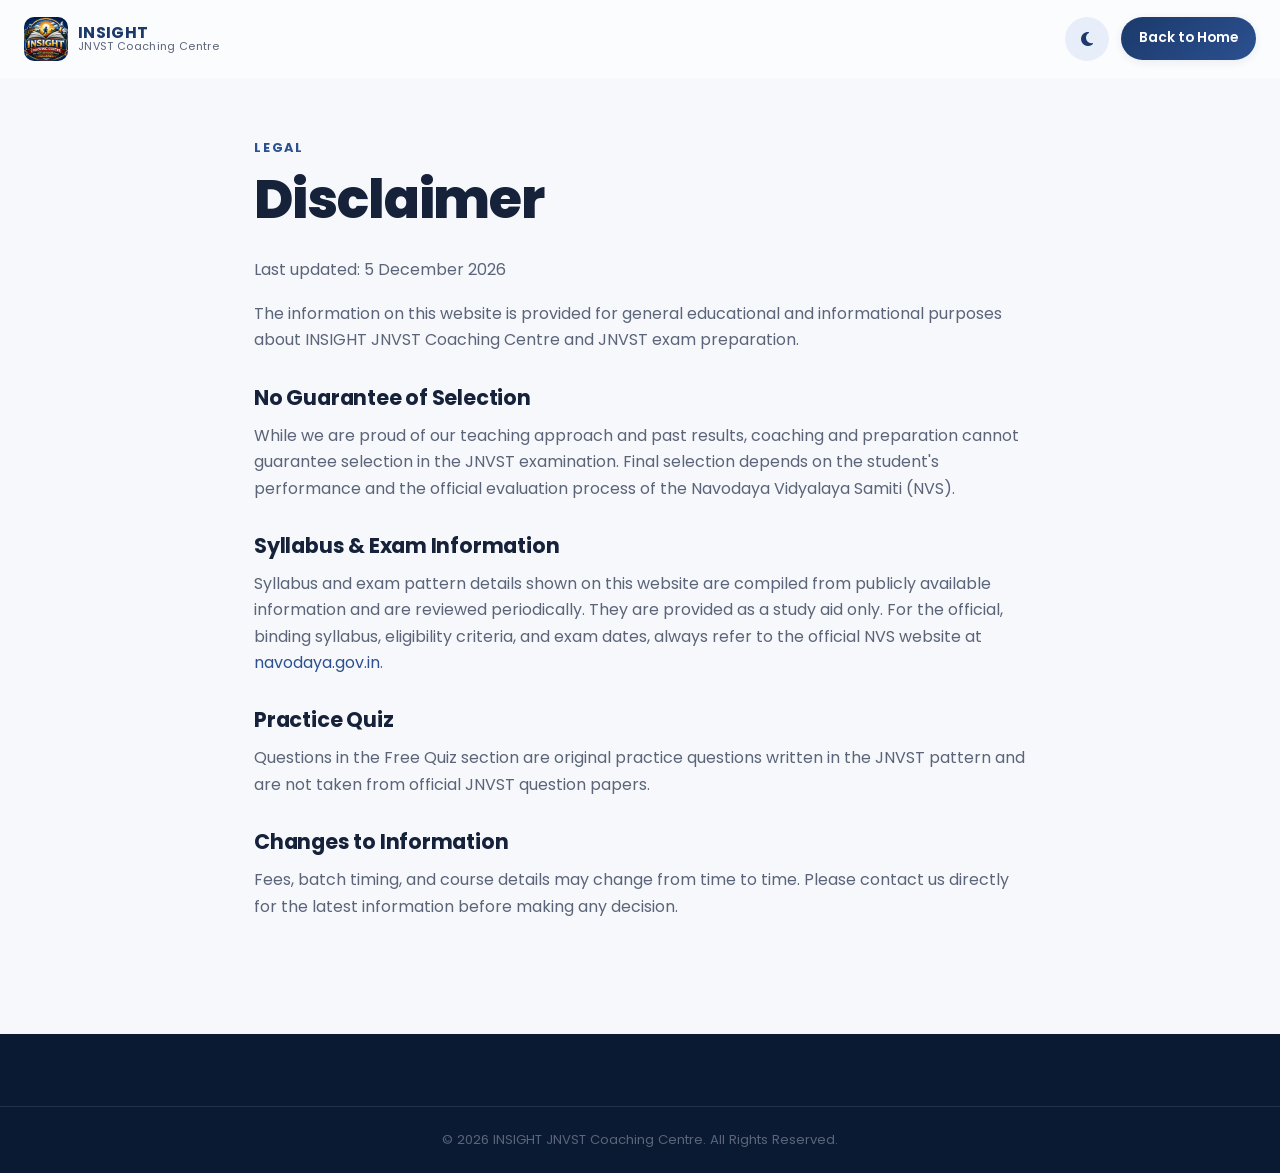
<file: disclaimer.html>
<!DOCTYPE html>
<html lang="en">
<head>
<meta charset="UTF-8">
<meta name="viewport" content="width=device-width, initial-scale=1.0">
<title>Disclaimer | INSIGHT JNVST Coaching Centre</title>
<meta name="robots" content="noindex, follow">
<link rel="icon" type="image/png" sizes="32x32" href="assets/images/favicon-32.png">
<link href="https://fonts.googleapis.com/css2?family=Poppins:wght@400;500;600;700;800&family=Lora:ital,wght@1,600&display=swap" rel="stylesheet">
<link rel="stylesheet" href="https://cdnjs.cloudflare.com/ajax/libs/font-awesome/6.5.1/css/all.min.css">
<link rel="stylesheet" href="style.css">
</head>
<body>
<header class="navbar scrolled" id="navbar">
  <div class="container navbar-inner">
    <a href="index.html" class="brand">
      <img src="assets/images/logo.jpg" alt="INSIGHT JNVST Coaching Centre logo" class="brand-logo">
      <span class="brand-text"><strong>INSIGHT</strong><small>JNVST Coaching Centre</small></span>
    </a>
    <div class="navbar-actions">
      <button id="theme-toggle" class="icon-btn" aria-label="Toggle dark mode"><i class="fa-solid fa-moon"></i></button>
      <a href="index.html" class="btn btn-primary btn-sm">Back to Home</a>
    </div>
  </div>
</header>

<main id="main">
<section class="section" style="padding-top:calc(var(--nav-h) + 56px)">
  <div class="container" style="max-width:820px">
    <p class="section-label">Legal</p>
    <h1 style="margin-bottom:24px">Disclaimer</h1>
    <p style="margin-bottom:18px">Last updated: <span id="updated-date"></span></p>

    <p style="margin-bottom:18px">The information on this website is provided for general educational and informational purposes about INSIGHT JNVST Coaching Centre and JNVST exam preparation.</p>

    <h2 style="margin:32px 0 12px;font-size:1.3rem">No Guarantee of Selection</h2>
    <p style="margin-bottom:18px">While we are proud of our teaching approach and past results, coaching and preparation cannot guarantee selection in the JNVST examination. Final selection depends on the student's performance and the official evaluation process of the Navodaya Vidyalaya Samiti (NVS).</p>

    <h2 style="margin:32px 0 12px;font-size:1.3rem">Syllabus &amp; Exam Information</h2>
    <p style="margin-bottom:18px">Syllabus and exam pattern details shown on this website are compiled from publicly available information and are reviewed periodically. They are provided as a study aid only. For the official, binding syllabus, eligibility criteria, and exam dates, always refer to the official NVS website at <a href="https://navodaya.gov.in" target="_blank" rel="noopener" style="color:var(--blue-600)">navodaya.gov.in</a>.</p>

    <h2 style="margin:32px 0 12px;font-size:1.3rem">Practice Quiz</h2>
    <p style="margin-bottom:18px">Questions in the Free Quiz section are original practice questions written in the JNVST pattern and are not taken from official JNVST question papers.</p>

    <h2 style="margin:32px 0 12px;font-size:1.3rem">Changes to Information</h2>
    <p style="margin-bottom:18px">Fees, batch timing, and course details may change from time to time. Please contact us directly for the latest information before making any decision.</p>
  </div>
</section>
</main>

<footer class="footer">
  <div class="footer-bottom">
    <p>&copy; <span id="year"></span> INSIGHT JNVST Coaching Centre. All Rights Reserved.</p>
  </div>
</footer>

<script src="script.js" defer></script>
<script>document.getElementById("updated-date").textContent = new Date().toLocaleDateString("en-IN",{year:"numeric",month:"long",day:"numeric"});</script>
</body>
</html>
</file>
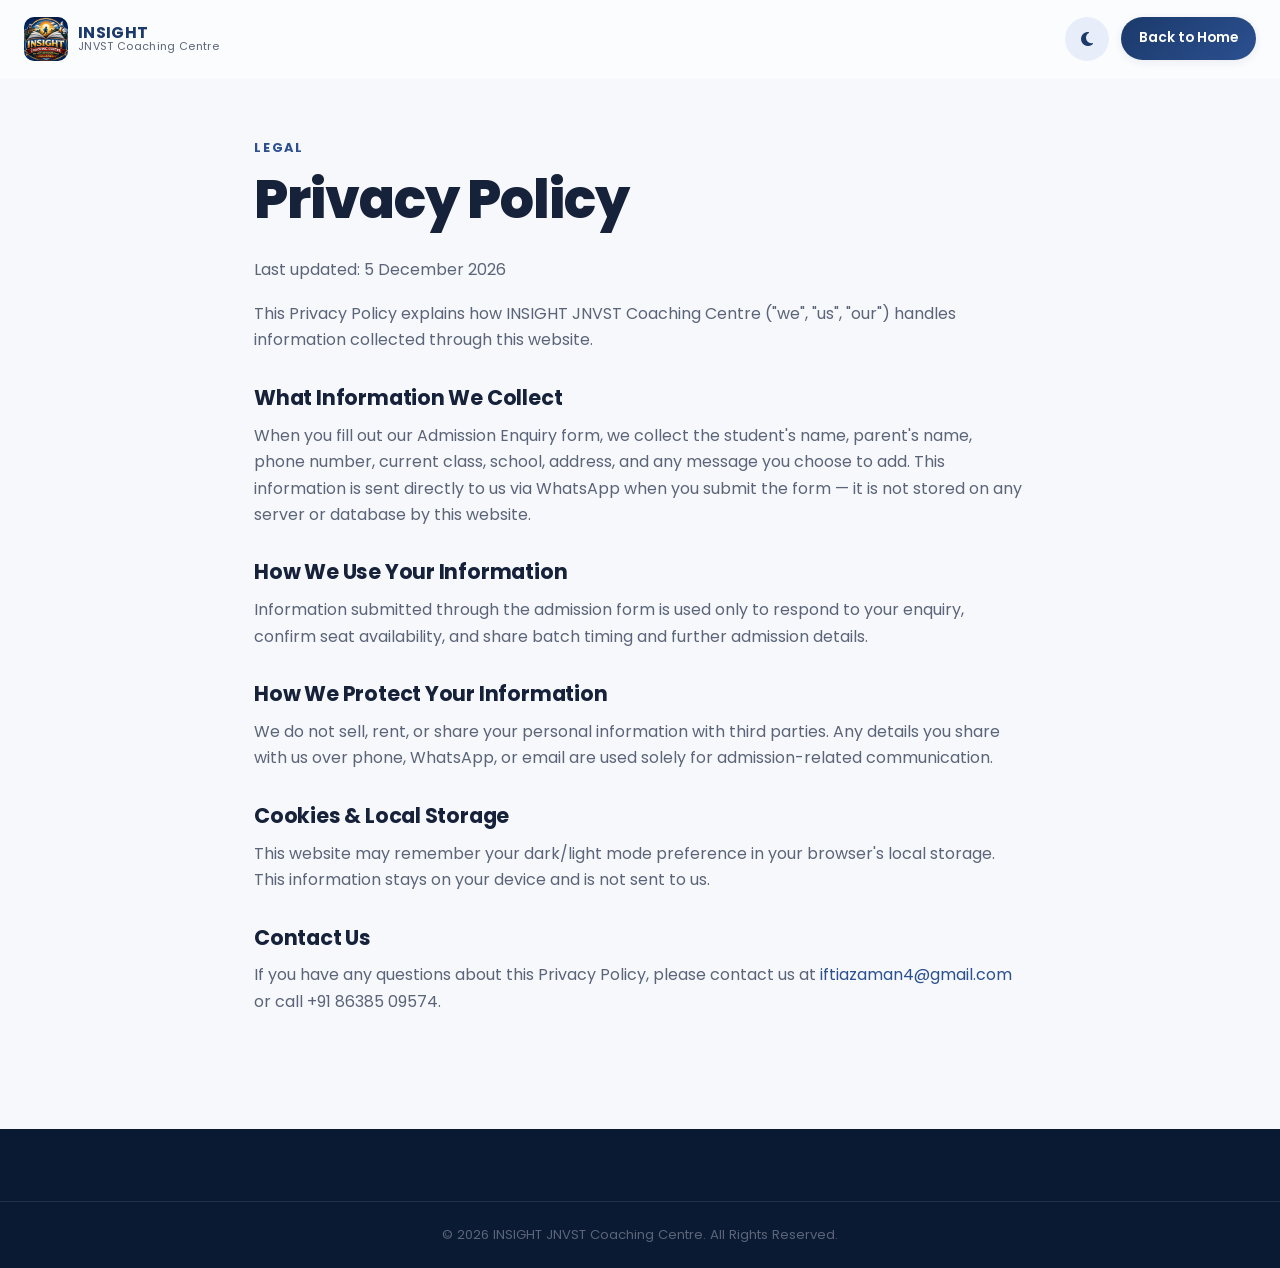
<file: privacy-policy.html>
<!DOCTYPE html>
<html lang="en">
<head>
<meta charset="UTF-8">
<meta name="viewport" content="width=device-width, initial-scale=1.0">
<title>Privacy Policy | INSIGHT JNVST Coaching Centre</title>
<meta name="robots" content="noindex, follow">
<link rel="icon" type="image/png" sizes="32x32" href="assets/images/favicon-32.png">
<link href="https://fonts.googleapis.com/css2?family=Poppins:wght@400;500;600;700;800&family=Lora:ital,wght@1,600&display=swap" rel="stylesheet">
<link rel="stylesheet" href="https://cdnjs.cloudflare.com/ajax/libs/font-awesome/6.5.1/css/all.min.css">
<link rel="stylesheet" href="style.css">
</head>
<body>
<header class="navbar scrolled" id="navbar">
  <div class="container navbar-inner">
    <a href="index.html" class="brand">
      <img src="assets/images/logo.jpg" alt="INSIGHT JNVST Coaching Centre logo" class="brand-logo">
      <span class="brand-text"><strong>INSIGHT</strong><small>JNVST Coaching Centre</small></span>
    </a>
    <div class="navbar-actions">
      <button id="theme-toggle" class="icon-btn" aria-label="Toggle dark mode"><i class="fa-solid fa-moon"></i></button>
      <a href="index.html" class="btn btn-primary btn-sm">Back to Home</a>
    </div>
  </div>
</header>

<main id="main">
<section class="section" style="padding-top:calc(var(--nav-h) + 56px)">
  <div class="container" style="max-width:820px">
    <p class="section-label">Legal</p>
    <h1 style="margin-bottom:24px">Privacy Policy</h1>
    <p style="margin-bottom:18px">Last updated: <span id="updated-date"></span></p>

    <p style="margin-bottom:18px">This Privacy Policy explains how INSIGHT JNVST Coaching Centre ("we", "us", "our") handles information collected through this website.</p>

    <h2 style="margin:32px 0 12px;font-size:1.3rem">What Information We Collect</h2>
    <p style="margin-bottom:18px">When you fill out our Admission Enquiry form, we collect the student's name, parent's name, phone number, current class, school, address, and any message you choose to add. This information is sent directly to us via WhatsApp when you submit the form — it is not stored on any server or database by this website.</p>

    <h2 style="margin:32px 0 12px;font-size:1.3rem">How We Use Your Information</h2>
    <p style="margin-bottom:18px">Information submitted through the admission form is used only to respond to your enquiry, confirm seat availability, and share batch timing and further admission details.</p>

    <h2 style="margin:32px 0 12px;font-size:1.3rem">How We Protect Your Information</h2>
    <p style="margin-bottom:18px">We do not sell, rent, or share your personal information with third parties. Any details you share with us over phone, WhatsApp, or email are used solely for admission-related communication.</p>

    <h2 style="margin:32px 0 12px;font-size:1.3rem">Cookies &amp; Local Storage</h2>
    <p style="margin-bottom:18px">This website may remember your dark/light mode preference in your browser's local storage. This information stays on your device and is not sent to us.</p>

    <h2 style="margin:32px 0 12px;font-size:1.3rem">Contact Us</h2>
    <p style="margin-bottom:18px">If you have any questions about this Privacy Policy, please contact us at <a href="mailto:iftiazaman4@gmail.com" style="color:var(--blue-600)">iftiazaman4@gmail.com</a> or call +91 86385 09574.</p>
  </div>
</section>
</main>

<footer class="footer">
  <div class="footer-bottom">
    <p>&copy; <span id="year"></span> INSIGHT JNVST Coaching Centre. All Rights Reserved.</p>
  </div>
</footer>

<script src="script.js" defer></script>
<script>document.getElementById("updated-date").textContent = new Date().toLocaleDateString("en-IN",{year:"numeric",month:"long",day:"numeric"});</script>
</body>
</html>
</file>
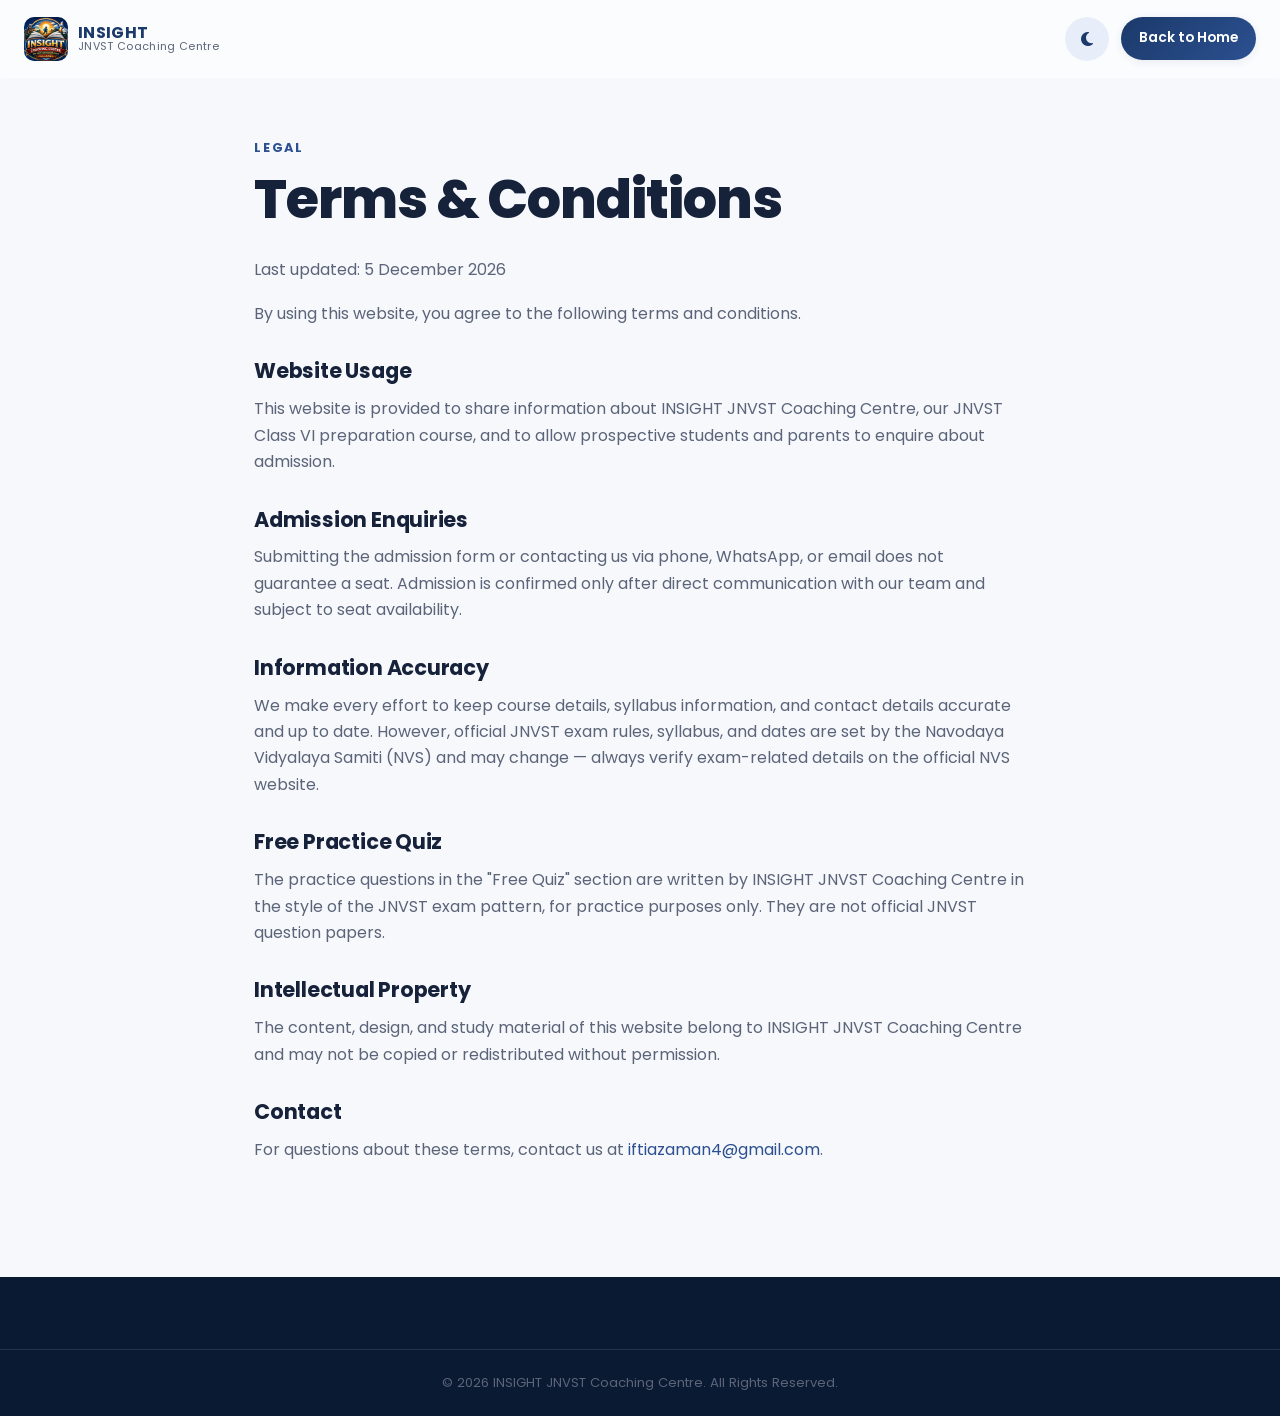
<file: terms-and-conditions.html>
<!DOCTYPE html>
<html lang="en">
<head>
<meta charset="UTF-8">
<meta name="viewport" content="width=device-width, initial-scale=1.0">
<title>Terms &amp; Conditions | INSIGHT JNVST Coaching Centre</title>
<meta name="robots" content="noindex, follow">
<link rel="icon" type="image/png" sizes="32x32" href="assets/images/favicon-32.png">
<link href="https://fonts.googleapis.com/css2?family=Poppins:wght@400;500;600;700;800&family=Lora:ital,wght@1,600&display=swap" rel="stylesheet">
<link rel="stylesheet" href="https://cdnjs.cloudflare.com/ajax/libs/font-awesome/6.5.1/css/all.min.css">
<link rel="stylesheet" href="style.css">
</head>
<body>
<header class="navbar scrolled" id="navbar">
  <div class="container navbar-inner">
    <a href="index.html" class="brand">
      <img src="assets/images/logo.jpg" alt="INSIGHT JNVST Coaching Centre logo" class="brand-logo">
      <span class="brand-text"><strong>INSIGHT</strong><small>JNVST Coaching Centre</small></span>
    </a>
    <div class="navbar-actions">
      <button id="theme-toggle" class="icon-btn" aria-label="Toggle dark mode"><i class="fa-solid fa-moon"></i></button>
      <a href="index.html" class="btn btn-primary btn-sm">Back to Home</a>
    </div>
  </div>
</header>

<main id="main">
<section class="section" style="padding-top:calc(var(--nav-h) + 56px)">
  <div class="container" style="max-width:820px">
    <p class="section-label">Legal</p>
    <h1 style="margin-bottom:24px">Terms &amp; Conditions</h1>
    <p style="margin-bottom:18px">Last updated: <span id="updated-date"></span></p>

    <p style="margin-bottom:18px">By using this website, you agree to the following terms and conditions.</p>

    <h2 style="margin:32px 0 12px;font-size:1.3rem">Website Usage</h2>
    <p style="margin-bottom:18px">This website is provided to share information about INSIGHT JNVST Coaching Centre, our JNVST Class VI preparation course, and to allow prospective students and parents to enquire about admission.</p>

    <h2 style="margin:32px 0 12px;font-size:1.3rem">Admission Enquiries</h2>
    <p style="margin-bottom:18px">Submitting the admission form or contacting us via phone, WhatsApp, or email does not guarantee a seat. Admission is confirmed only after direct communication with our team and subject to seat availability.</p>

    <h2 style="margin:32px 0 12px;font-size:1.3rem">Information Accuracy</h2>
    <p style="margin-bottom:18px">We make every effort to keep course details, syllabus information, and contact details accurate and up to date. However, official JNVST exam rules, syllabus, and dates are set by the Navodaya Vidyalaya Samiti (NVS) and may change — always verify exam-related details on the official NVS website.</p>

    <h2 style="margin:32px 0 12px;font-size:1.3rem">Free Practice Quiz</h2>
    <p style="margin-bottom:18px">The practice questions in the "Free Quiz" section are written by INSIGHT JNVST Coaching Centre in the style of the JNVST exam pattern, for practice purposes only. They are not official JNVST question papers.</p>

    <h2 style="margin:32px 0 12px;font-size:1.3rem">Intellectual Property</h2>
    <p style="margin-bottom:18px">The content, design, and study material of this website belong to INSIGHT JNVST Coaching Centre and may not be copied or redistributed without permission.</p>

    <h2 style="margin:32px 0 12px;font-size:1.3rem">Contact</h2>
    <p style="margin-bottom:18px">For questions about these terms, contact us at <a href="mailto:iftiazaman4@gmail.com" style="color:var(--blue-600)">iftiazaman4@gmail.com</a>.</p>
  </div>
</section>
</main>

<footer class="footer">
  <div class="footer-bottom">
    <p>&copy; <span id="year"></span> INSIGHT JNVST Coaching Centre. All Rights Reserved.</p>
  </div>
</footer>

<script src="script.js" defer></script>
<script>document.getElementById("updated-date").textContent = new Date().toLocaleDateString("en-IN",{year:"numeric",month:"long",day:"numeric"});</script>
</body>
</html>
</file>
<file: style.css>
/* =========================================================
   INSIGHT JNVST COACHING CENTRE — STYLESHEET
   Design system: royal blue + gold, glass surfaces, "Path to
   Navodaya" step motif echoing the institute's own logo.
   Sections: 1.Tokens 2.Reset 3.Base 4.Utilities 5.Buttons
   6.Preloader/Progress 7.Navbar 8.Hero 9.Trust 10.Sections
   11.About 12.Founder 13.Syllabus 14.Courses 15.Path 16.Features
   17.Results 18.Gallery 19.Quiz 20.Testimonials 21.FAQ
   22.Brochure 23.Admission 24.Contact 25.Footer 26.Floating
   27.Toast 28.Animations 29.Responsive 30.A11y
   ========================================================= */

/* 1. TOKENS ------------------------------------------------ */
:root{
  --font-display:'Poppins',sans-serif;
  --font-accent:'Lora',serif;

  --navy-900:#0B1A33;
  --blue-800:#122A52;
  --blue-700:#1B3A6B;
  --blue-600:#2C5090;
  --blue-500:#3D68B0;
  --blue-100:#E8EEF9;

  --gold-600:#B8901E;
  --gold-500:#C9A227;
  --gold-400:#E0BB4A;
  --gold-100:#FBF3DC;

  --white:#FFFFFF;
  --bg:#F6F8FC;
  --surface:#FFFFFF;
  --ink:#16213A;
  --ink-muted:#5B6478;
  --border:#E3E8F2;
  --success:#1F9D55;
  --danger:#D64545;

  --radius-sm:8px;
  --radius-md:16px;
  --radius-lg:24px;
  --radius-xl:32px;

  --shadow-sm:0 2px 10px rgba(18,42,82,.08);
  --shadow-md:0 10px 28px rgba(18,42,82,.12);
  --shadow-lg:0 24px 56px rgba(18,42,82,.18);

  --container:1320px;
  --ease:cubic-bezier(.4,0,.2,1);
  --nav-h:78px;
}

[data-theme="dark"]{
  --bg:#0A1424;
  --surface:#101E36;
  --ink:#EAF0FB;
  --ink-muted:#9FADC7;
  --border:#1E2D4C;
  --blue-100:#16264A;
  --gold-100:#2A2312;
  --shadow-sm:0 2px 10px rgba(0,0,0,.35);
  --shadow-md:0 10px 28px rgba(0,0,0,.4);
  --shadow-lg:0 24px 56px rgba(0,0,0,.5);
}

/* 2. RESET --------------------------------------------------*/
*,*::before,*::after{box-sizing:border-box;margin:0;padding:0;}
html{scroll-behavior:smooth;scroll-padding-top:var(--nav-h);}
img{max-width:100%;display:block;}
a{color:inherit;text-decoration:none;}
button{font:inherit;cursor:pointer;border:none;background:none;color:inherit;}
input,select,textarea{font:inherit;color:inherit;}
ul,ol{list-style:none;}
table{border-collapse:collapse;width:100%;}

/* 3. BASE -----------------------------------------------------*/
body{
  font-family:var(--font-display);
  background:var(--bg);
  color:var(--ink);
  line-height:1.65;
  -webkit-font-smoothing:antialiased;
  transition:background .35s var(--ease),color .35s var(--ease);
  overflow-x:hidden;
}
h1,h2,h3,h4{font-weight:700;line-height:1.2;color:var(--ink);}
h1{font-size:clamp(2.1rem,4.2vw,3.6rem);font-weight:800;letter-spacing:-.02em;}
h2{font-size:clamp(1.7rem,3vw,2.4rem);letter-spacing:-.01em;}
h3{font-size:1.15rem;}
p{color:var(--ink-muted);}

/* 4. UTILITIES ------------------------------------------------*/
.container{max-width:var(--container);margin:0 auto;padding:0 24px;}
.section{padding:96px 0;}
.section-alt{background:var(--surface);}
.section-head{max-width:680px;margin-bottom:56px;}
.section-head.light .section-label{color:var(--gold-400);}
.section-head.light h2,.section-head.light .section-sub{color:var(--white);}
.section-label{
  display:inline-block;font-weight:700;font-size:.8rem;letter-spacing:.14em;
  text-transform:uppercase;color:var(--blue-600);margin-bottom:10px;
}
.section-sub{margin-top:12px;font-size:1.05rem;max-width:60ch;}
.hidden{display:none !important;}
.skip-link{
  position:absolute;left:-999px;top:0;background:var(--blue-800);color:#fff;
  padding:12px 20px;border-radius:0 0 8px 0;z-index:2000;
}
.skip-link:focus{left:0;}

/* 5. BUTTONS ----------------------------------------------------*/
.btn{
  display:inline-flex;align-items:center;justify-content:center;gap:9px;
  padding:14px 26px;border-radius:100px;font-weight:600;font-size:.96rem;
  transition:transform .25s var(--ease),box-shadow .25s var(--ease),background .25s var(--ease);
  white-space:nowrap;position:relative;overflow:hidden;
}
.btn:active{transform:scale(.97);}
.btn-primary{background:linear-gradient(135deg,var(--blue-700),var(--blue-600));color:#fff;box-shadow:var(--shadow-sm);}
.btn-primary:hover{box-shadow:var(--shadow-md);transform:translateY(-2px);}
.btn-secondary{background:var(--surface);color:var(--blue-700);border:1.5px solid var(--blue-600);}
.btn-secondary:hover{background:var(--blue-100);transform:translateY(-2px);}
.btn-ghost{background:transparent;color:var(--ink);border:1.5px solid var(--border);}
.btn-ghost:hover{border-color:var(--blue-600);color:var(--blue-600);}
.btn-whatsapp{background:linear-gradient(135deg,#1FAE5B,#178C48);color:#fff;box-shadow:var(--shadow-sm);}
.btn-whatsapp:hover{transform:translateY(-2px);box-shadow:var(--shadow-md);}
.btn-gold{background:linear-gradient(135deg,var(--gold-500),var(--gold-600));color:var(--navy-900);box-shadow:var(--shadow-sm);}
.btn-gold:hover{transform:translateY(-2px);box-shadow:var(--shadow-md);}
.btn-sm{padding:10px 18px;font-size:.86rem;}
.btn-block{width:100%;}
.icon-btn{
  width:44px;height:44px;border-radius:50%;display:inline-flex;align-items:center;justify-content:center;
  background:var(--blue-100);color:var(--blue-700);transition:background .2s,transform .2s;font-size:1rem;
}
.icon-btn:hover{background:var(--blue-600);color:#fff;transform:translateY(-2px);}

/* 6. PRELOADER + PROGRESS ----------------------------------------*/
#preloader{
  position:fixed;inset:0;z-index:9999;background:linear-gradient(160deg,var(--blue-800),var(--navy-900));
  display:flex;align-items:center;justify-content:center;transition:opacity .6s var(--ease),visibility .6s;
}
#preloader.loaded{opacity:0;visibility:hidden;}
.preloader-inner{text-align:center;color:#fff;}
.preloader-logo{width:88px;height:88px;border-radius:22px;margin:0 auto 18px;box-shadow:0 0 40px rgba(201,162,39,.45);animation:pulseLogo 1.8s ease-in-out infinite;}
.preloader-name{font-weight:700;font-size:1.15rem;}
.preloader-tagline{color:var(--gold-400);font-size:.85rem;margin-top:6px;letter-spacing:.03em;}
.preloader-bar{width:220px;height:4px;background:rgba(255,255,255,.18);border-radius:8px;margin:22px auto 0;overflow:hidden;}
.preloader-bar span{display:block;height:100%;width:0%;background:linear-gradient(90deg,var(--gold-400),var(--gold-500));border-radius:8px;animation:loadBar 1.6s var(--ease) forwards;}
@keyframes loadBar{to{width:100%;}}
@keyframes pulseLogo{0%,100%{transform:scale(1);}50%{transform:scale(1.06);}}

#scroll-progress{position:fixed;top:0;left:0;height:3px;width:0%;background:linear-gradient(90deg,var(--gold-500),var(--blue-600));z-index:1200;transition:width .1s linear;}

/* 7. NAVBAR --------------------------------------------------------*/
.navbar{
  position:fixed;top:0;left:0;right:0;z-index:1000;height:var(--nav-h);
  display:flex;align-items:center;background:rgba(255,255,255,.55);
  backdrop-filter:blur(16px);-webkit-backdrop-filter:blur(16px);
  transition:background .3s var(--ease),box-shadow .3s var(--ease);
  border-bottom:1px solid rgba(255,255,255,.3);
}
[data-theme="dark"] .navbar{background:rgba(10,20,36,.55);border-bottom-color:rgba(255,255,255,.06);}
.navbar.scrolled{background:rgba(255,255,255,.92);box-shadow:var(--shadow-sm);}
[data-theme="dark"] .navbar.scrolled{background:rgba(10,20,36,.92);}
.navbar-inner{display:flex;align-items:center;justify-content:space-between;width:100%;gap:20px;}
.brand{display:flex;align-items:center;gap:10px;}
.brand-logo{width:44px;height:44px;border-radius:10px;object-fit:cover;}
.brand-text{display:flex;flex-direction:column;line-height:1.1;}
.brand-text strong{font-size:1rem;color:var(--blue-700);letter-spacing:.02em;}
[data-theme="dark"] .brand-text strong{color:var(--gold-400);}
.brand-text small{font-size:.68rem;color:var(--ink-muted);letter-spacing:.03em;}
.nav-links{display:flex;align-items:center;gap:28px;}
.nav-links a{font-size:.92rem;font-weight:500;color:var(--ink);position:relative;padding:6px 0;}
.nav-links a::after{content:"";position:absolute;left:0;bottom:0;width:0;height:2px;background:var(--gold-500);transition:width .25s var(--ease);}
.nav-links a:hover::after,.nav-links a.active::after{width:100%;}
.navbar-actions{display:flex;align-items:center;gap:12px;}
.hamburger{display:none;flex-direction:column;gap:5px;width:26px;}
.hamburger span{display:block;height:2.5px;background:var(--ink);border-radius:2px;transition:transform .3s var(--ease),opacity .3s var(--ease);}
.hamburger.open span:nth-child(1){transform:translateY(7.5px) rotate(45deg);}
.hamburger.open span:nth-child(2){opacity:0;}
.hamburger.open span:nth-child(3){transform:translateY(-7.5px) rotate(-45deg);}

/* 8. HERO -------------------------------------------------------------*/
.hero{position:relative;padding:calc(var(--nav-h) + 64px) 0 0;overflow:hidden;background:linear-gradient(180deg,var(--blue-100) 0%,var(--bg) 70%);}
[data-theme="dark"] .hero{background:linear-gradient(180deg,#0E1B33 0%,var(--bg) 70%);}
.hero-bg{position:absolute;inset:0;z-index:0;pointer-events:none;}
.hero-blob{position:absolute;border-radius:50%;filter:blur(60px);opacity:.35;animation:float 9s ease-in-out infinite;}
.blob-1{width:420px;height:420px;background:var(--blue-500);top:-120px;right:-100px;}
.blob-2{width:320px;height:320px;background:var(--gold-400);bottom:-80px;left:-80px;animation-delay:2s;}
@keyframes float{0%,100%{transform:translateY(0) scale(1);}50%{transform:translateY(-24px) scale(1.05);}}
.hero-inner{position:relative;z-index:1;display:grid;grid-template-columns:1.1fr .9fr;gap:56px;align-items:center;padding-bottom:80px;}
.eyebrow{display:inline-flex;align-items:center;gap:8px;font-size:.82rem;font-weight:600;color:var(--blue-600);background:var(--blue-100);padding:8px 16px;border-radius:100px;margin-bottom:20px;}
[data-theme="dark"] .eyebrow{color:var(--gold-400);}
.hero-sub{font-size:1.08rem;margin:20px 0 30px;max-width:56ch;}
.hero-ctas{display:flex;flex-wrap:wrap;gap:14px;margin-bottom:30px;}
.hero-trust{display:flex;flex-wrap:wrap;gap:20px;}
.hero-trust li{display:flex;align-items:center;gap:8px;font-size:.88rem;font-weight:500;color:var(--ink-muted);}
.hero-trust i{color:var(--success);}
.hero-media{position:relative;}
.hero-frame{position:relative;border-radius:var(--radius-xl);overflow:hidden;box-shadow:var(--shadow-lg);transform:perspective(1000px) rotateY(-6deg) rotateX(2deg);transition:transform .5s var(--ease);border:6px solid var(--surface);}
.hero-frame:hover{transform:perspective(1000px) rotateY(0) rotateX(0);}
.hero-photo{width:100%;height:100%;object-fit:cover;aspect-ratio:4/3;}
.hero-nvs-logo{position:absolute;bottom:-26px;right:-18px;width:86px;height:auto;background:#fff;padding:8px;border-radius:16px;box-shadow:var(--shadow-md);}
.section-wave{display:block;width:100%;height:70px;fill:var(--surface);}

/* 9. TRUST STRIP -----------------------------------------------------*/
.trust-strip{background:var(--surface);padding:0 0 60px;margin-top:-2px;}
.trust-grid{display:grid;grid-template-columns:repeat(4,1fr);gap:22px;}
.trust-card{
  text-align:center;padding:32px 18px;border-radius:var(--radius-lg);background:var(--bg);
  border:1px solid var(--border);transition:transform .3s var(--ease),box-shadow .3s var(--ease);
}
.trust-card:hover{transform:translateY(-6px);box-shadow:var(--shadow-md);}
.trust-card i{font-size:1.6rem;color:var(--gold-500);margin-bottom:10px;}
.trust-card .counter,.trust-card .plus,.trust-card .static-stat{font-size:2rem;font-weight:800;color:var(--blue-700);}
[data-theme="dark"] .trust-card .counter,[data-theme="dark"] .trust-card .plus,[data-theme="dark"] .trust-card .static-stat{color:var(--gold-400);}
.trust-card p{margin-top:6px;font-size:.88rem;font-weight:500;}

/* 11. ABOUT -----------------------------------------------------------*/
.about-grid{display:grid;grid-template-columns:.85fr 1.15fr;gap:64px;align-items:center;}
.about-photo{border-radius:var(--radius-lg);box-shadow:var(--shadow-md);aspect-ratio:4/3;object-fit:cover;}
.about-copy h2{margin-bottom:16px;}
.about-copy p{margin-bottom:24px;}
.value-grid{display:grid;grid-template-columns:1fr 1fr;gap:18px;margin-top:8px;}
.value-item{background:var(--surface);border:1px solid var(--border);border-radius:var(--radius-md);padding:20px;}
.value-item h3{font-size:1rem;display:flex;align-items:center;gap:8px;margin-bottom:8px;color:var(--blue-700);}
[data-theme="dark"] .value-item h3{color:var(--gold-400);}
.value-item p{font-size:.9rem;}

/* 12. FOUNDER ----------------------------------------------------------*/
.founder-grid{display:grid;grid-template-columns:.7fr 1.3fr;gap:64px;align-items:center;}
.founder-frame{border-radius:var(--radius-xl);overflow:hidden;box-shadow:var(--shadow-lg);border:6px solid var(--surface);position:relative;}
.founder-frame img{aspect-ratio:4/3;object-fit:cover;transition:transform .5s var(--ease);}
.founder-frame:hover img{transform:scale(1.05);}
.founder-copy h2{margin-bottom:8px;}
.founder-qual{color:var(--blue-600);font-weight:600;font-size:.92rem;margin-bottom:18px;}
[data-theme="dark"] .founder-qual{color:var(--gold-400);}
.founder-copy p{margin-bottom:14px;}
.pull-quote{font-family:var(--font-accent);font-style:italic;font-size:1.25rem;color:var(--ink);border-left:3px solid var(--gold-500);padding-left:20px;margin-top:20px;}

/* 13. SYLLABUS ----------------------------------------------------------*/
.pattern-table-wrap{overflow-x:auto;margin-bottom:48px;border-radius:var(--radius-lg);box-shadow:var(--shadow-sm);}
.pattern-table{background:var(--surface);border-radius:var(--radius-lg);overflow:hidden;min-width:520px;}
.pattern-table th,.pattern-table td{padding:16px 20px;text-align:left;font-size:.92rem;}
.pattern-table thead{background:linear-gradient(135deg,var(--blue-700),var(--blue-600));color:#fff;}
.pattern-table tbody tr{border-bottom:1px solid var(--border);}
.pattern-table tbody tr:last-child{border-bottom:none;}
.pattern-total{font-weight:700;background:var(--blue-100);}
.syllabus-grid{display:grid;grid-template-columns:repeat(4,1fr);gap:20px;}
.syllabus-card{position:relative;background:var(--surface);border:1px solid var(--border);border-radius:var(--radius-lg);padding:26px 22px;transition:transform .3s var(--ease),box-shadow .3s var(--ease);}
.syllabus-card:hover{transform:translateY(-6px);box-shadow:var(--shadow-md);}
.syllabus-new{border-color:var(--gold-500);background:linear-gradient(180deg,var(--gold-100),var(--surface) 40%);}
.new-badge{position:absolute;top:16px;right:16px;background:var(--gold-500);color:var(--navy-900);font-size:.68rem;font-weight:700;padding:4px 10px;border-radius:100px;letter-spacing:.04em;}
.syllabus-icon{width:48px;height:48px;border-radius:14px;background:var(--blue-100);color:var(--blue-700);display:flex;align-items:center;justify-content:center;font-size:1.2rem;margin-bottom:14px;}
[data-theme="dark"] .syllabus-icon{color:var(--gold-400);}
.syllabus-card h3{margin-bottom:10px;font-size:1.02rem;}
.syllabus-card ul li{font-size:.85rem;color:var(--ink-muted);padding:4px 0;padding-left:16px;position:relative;}
.syllabus-card ul li::before{content:"";position:absolute;left:0;top:12px;width:5px;height:5px;border-radius:50%;background:var(--gold-500);}
.syllabus-note{margin-top:30px;font-size:.85rem;display:flex;gap:8px;align-items:flex-start;}
.syllabus-note a{color:var(--blue-600);text-decoration:underline;}

/* 14. COURSES -----------------------------------------------------------*/
.course-card{background:var(--surface);border:1px solid var(--border);border-radius:var(--radius-xl);padding:40px;box-shadow:var(--shadow-sm);position:relative;overflow:hidden;}
.course-card::before{content:"";position:absolute;top:0;left:0;right:0;height:5px;background:linear-gradient(90deg,var(--blue-700),var(--gold-500));}
.course-card-head{display:flex;flex-wrap:wrap;align-items:center;justify-content:space-between;gap:14px;margin-bottom:16px;}
.course-badge{background:var(--blue-100);color:var(--blue-700);font-size:.78rem;font-weight:700;padding:6px 14px;border-radius:100px;}
[data-theme="dark"] .course-badge{color:var(--gold-400);}
.course-card > p{margin-bottom:24px;font-size:1rem;}
.course-subjects{display:flex;flex-wrap:wrap;gap:12px;margin-bottom:28px;}
.course-subjects span{display:flex;align-items:center;gap:8px;background:var(--bg);border:1px solid var(--border);padding:10px 16px;border-radius:100px;font-size:.86rem;font-weight:500;}
.course-subjects i{color:var(--gold-500);}
.course-features{display:grid;grid-template-columns:1fr 1fr;gap:12px 24px;margin-bottom:30px;}
.course-features li{display:flex;gap:10px;font-size:.92rem;color:var(--ink-muted);}
.course-features i{color:var(--success);margin-top:3px;}

/* 15. PATH TO NAVODAYA (signature) --------------------------------------*/
.path-section{background:radial-gradient(120% 120% at 20% 0%,var(--blue-700) 0%,var(--navy-900) 60%);position:relative;}
.path-steps{display:grid;grid-template-columns:repeat(4,1fr);gap:24px;counter-reset:step;position:relative;}
.path-steps::before{content:"";position:absolute;top:34px;left:8%;right:8%;height:2px;background:linear-gradient(90deg,transparent,rgba(224,187,74,.5),transparent);}
.path-steps li{position:relative;background:rgba(255,255,255,.06);border:1px solid rgba(255,255,255,.12);backdrop-filter:blur(10px);border-radius:var(--radius-lg);padding:30px 22px;transition:transform .3s var(--ease);}
.path-steps li:hover{transform:translateY(-8px);}
.path-step-num{display:inline-flex;align-items:center;justify-content:center;width:44px;height:44px;border-radius:50%;background:linear-gradient(135deg,var(--gold-400),var(--gold-600));color:var(--navy-900);font-weight:800;font-size:.95rem;margin-bottom:16px;}
.path-steps h3{color:#fff;margin-bottom:8px;}
.path-steps p{color:rgba(255,255,255,.72);font-size:.9rem;}

/* 16. FEATURES -----------------------------------------------------------*/
.feature-grid{display:grid;grid-template-columns:repeat(4,1fr);gap:20px;}
.feature-card{background:var(--surface);border:1px solid var(--border);border-radius:var(--radius-lg);padding:28px 22px;transition:transform .3s var(--ease),box-shadow .3s var(--ease),border-color .3s;}
.feature-card:hover{transform:translateY(-6px);box-shadow:var(--shadow-md);border-color:var(--gold-500);}
.feature-card i{font-size:1.5rem;color:var(--blue-600);margin-bottom:14px;}
[data-theme="dark"] .feature-card i{color:var(--gold-400);}
.feature-card h3{font-size:1rem;margin-bottom:8px;}
.feature-card p{font-size:.88rem;}

/* 17. RESULTS -------------------------------------------------------------*/
.results-grid{display:grid;grid-template-columns:repeat(4,1fr);gap:22px;}
.result-card{background:var(--surface);border:1px solid var(--border);border-radius:var(--radius-lg);padding:32px 22px;text-align:center;transition:transform .3s var(--ease);}
.result-card:hover{transform:translateY(-6px);}
.result-card i{font-size:1.6rem;color:var(--blue-600);margin-bottom:12px;}
.result-card h3{font-size:1.7rem;color:var(--blue-700);margin-bottom:6px;}
[data-theme="dark"] .result-card h3{color:var(--gold-400);}
.result-card p{font-size:.88rem;}
.result-highlight{background:linear-gradient(135deg,var(--blue-700),var(--blue-600));border:none;box-shadow:var(--shadow-md);}
.result-highlight i,.result-highlight h3{color:var(--gold-400);}
.result-highlight p{color:rgba(255,255,255,.85);}

/* 18. GALLERY --------------------------------------------------------------*/
.gallery-grid{display:grid;grid-template-columns:repeat(4,1fr);grid-auto-rows:220px;gap:18px;}
.gallery-item{position:relative;border-radius:var(--radius-md);overflow:hidden;cursor:pointer;}
.gallery-item img{width:100%;height:100%;object-fit:cover;transition:transform .5s var(--ease);}
.gallery-item:hover img{transform:scale(1.08);}
.gallery-item::after{content:"\f00e";font-family:"Font Awesome 6 Free";font-weight:900;position:absolute;inset:0;display:flex;align-items:center;justify-content:center;color:#fff;font-size:1.4rem;background:rgba(11,26,51,0);opacity:0;transition:.3s;}
.gallery-item:hover::after{background:rgba(11,26,51,.45);opacity:1;}
.g-large{grid-row:span 2;grid-column:span 2;}
.lightbox{position:fixed;inset:0;background:rgba(6,12,24,.92);z-index:2000;display:flex;align-items:center;justify-content:center;opacity:0;visibility:hidden;transition:opacity .3s var(--ease),visibility .3s;}
.lightbox.open{opacity:1;visibility:visible;}
.lightbox img{max-width:88vw;max-height:80vh;border-radius:var(--radius-md);box-shadow:var(--shadow-lg);}
.lightbox-caption{color:#fff;text-align:center;margin-top:14px;font-size:.9rem;}
.lightbox-close,.lightbox-nav{position:absolute;color:#fff;font-size:1.4rem;width:50px;height:50px;display:flex;align-items:center;justify-content:center;border-radius:50%;background:rgba(255,255,255,.1);transition:background .2s;}
.lightbox-close:hover,.lightbox-nav:hover{background:rgba(255,255,255,.22);}
.lightbox-close{top:24px;right:24px;}
.lightbox-prev{left:24px;top:50%;transform:translateY(-50%);}
.lightbox-next{right:24px;top:50%;transform:translateY(-50%);}

/* 19. QUIZ --------------------------------------------------------------*/
.quiz-box{background:var(--surface);border:1px solid var(--border);border-radius:var(--radius-xl);padding:40px;box-shadow:var(--shadow-sm);max-width:760px;margin:0 auto;}
.quiz-picker{display:grid;grid-template-columns:repeat(4,1fr);gap:16px;}
.quiz-subject-btn{display:flex;flex-direction:column;align-items:center;gap:10px;padding:26px 12px;border-radius:var(--radius-lg);background:var(--bg);border:1.5px solid var(--border);transition:transform .25s var(--ease),border-color .25s,box-shadow .25s;}
.quiz-subject-btn:hover{transform:translateY(-6px);border-color:var(--gold-500);box-shadow:var(--shadow-md);}
.quiz-subject-btn i{font-size:1.5rem;color:var(--blue-600);}
[data-theme="dark"] .quiz-subject-btn i{color:var(--gold-400);}
.quiz-subject-btn span{font-size:.86rem;font-weight:600;}
.quiz-meta{display:flex;justify-content:space-between;font-size:.85rem;font-weight:600;color:var(--ink-muted);margin-bottom:10px;}
.quiz-progress-track{height:6px;background:var(--bg);border-radius:100px;overflow:hidden;margin-bottom:26px;}
#quiz-progress-bar{height:100%;width:0%;background:linear-gradient(90deg,var(--blue-600),var(--gold-500));transition:width .4s var(--ease);}
#quiz-question{margin-bottom:22px;font-size:1.15rem;}
.quiz-options{display:grid;gap:12px;margin-bottom:26px;}
.quiz-option{text-align:left;padding:16px 18px;border-radius:var(--radius-md);border:1.5px solid var(--border);background:var(--bg);transition:border-color .2s,background .2s;font-size:.94rem;}
.quiz-option:hover{border-color:var(--blue-500);}
.quiz-option.selected{border-color:var(--blue-600);background:var(--blue-100);}
.quiz-option.correct{border-color:var(--success);background:rgba(31,157,85,.12);}
.quiz-option.incorrect{border-color:var(--danger);background:rgba(214,69,69,.12);}
.quiz-result{text-align:center;}
.quiz-result i{font-size:2.4rem;color:var(--gold-500);margin-bottom:14px;}
.quiz-result-score{font-size:1.1rem;margin:10px 0 24px;}
.quiz-result-actions{display:flex;gap:14px;justify-content:center;flex-wrap:wrap;}

/* 20. TESTIMONIALS -------------------------------------------------------*/
.testimonial-slider{max-width:760px;margin:0 auto;overflow:hidden;}
.testimonial-track{display:flex;transition:transform .5s var(--ease);}
.testimonial-card{min-width:100%;background:var(--surface);border:1px solid var(--border);border-radius:var(--radius-xl);padding:40px;text-align:center;}
.placeholder-badge{display:inline-block;background:var(--gold-100);color:var(--gold-600);font-size:.72rem;font-weight:700;padding:5px 14px;border-radius:100px;margin-bottom:16px;letter-spacing:.03em;}
.stars{color:var(--gold-500);margin-bottom:16px;font-size:.9rem;}
.testimonial-card p{font-size:1.05rem;font-style:italic;color:var(--ink);margin-bottom:16px;}
.testimonial-role{font-size:.85rem;font-weight:600;color:var(--ink-muted);}
.testimonial-controls{display:flex;align-items:center;justify-content:center;gap:20px;margin-top:24px;}
.testimonial-dots{display:flex;gap:8px;}
.testimonial-dots span{width:8px;height:8px;border-radius:50%;background:var(--border);cursor:pointer;transition:background .2s,transform .2s;}
.testimonial-dots span.active{background:var(--gold-500);transform:scale(1.3);}

/* 21. FAQ -----------------------------------------------------------------*/
.faq-search-wrap{position:relative;max-width:560px;margin:0 auto 36px;}
.faq-search-wrap i{position:absolute;left:20px;top:50%;transform:translateY(-50%);color:var(--ink-muted);}
#faq-search{width:100%;padding:15px 20px 15px 48px;border-radius:100px;border:1.5px solid var(--border);background:var(--surface);font-size:.94rem;}
#faq-search:focus{outline:none;border-color:var(--blue-600);}
.faq-no-result{text-align:center;color:var(--ink-muted);margin-bottom:20px;}
.faq-list{max-width:820px;margin:0 auto;display:flex;flex-direction:column;gap:12px;}
.faq-item{background:var(--surface);border:1px solid var(--border);border-radius:var(--radius-md);overflow:hidden;}
.faq-q{width:100%;display:flex;justify-content:space-between;align-items:center;padding:20px 22px;text-align:left;font-weight:600;font-size:.98rem;}
.faq-q i{transition:transform .3s var(--ease);color:var(--blue-600);flex-shrink:0;margin-left:14px;}
[data-theme="dark"] .faq-q i{color:var(--gold-400);}
.faq-item.open .faq-q i{transform:rotate(180deg);}
.faq-a{max-height:0;overflow:hidden;transition:max-height .35s var(--ease);}
.faq-a p{padding:0 22px 20px;font-size:.92rem;}

/* 22. BROCHURE CTA -----------------------------------------------------------*/
.brochure-cta{background:linear-gradient(120deg,var(--blue-700),var(--blue-800));padding:56px 0;}
.brochure-cta-inner{display:flex;align-items:center;justify-content:space-between;gap:24px;flex-wrap:wrap;}
.brochure-cta-inner h2{color:#fff;margin-bottom:6px;}
.brochure-cta-inner p{color:rgba(255,255,255,.75);}

/* 23. ADMISSION ---------------------------------------------------------------*/
.admission-grid{display:grid;grid-template-columns:.8fr 1.2fr;gap:64px;align-items:start;}
.admission-points{margin-top:22px;display:flex;flex-direction:column;gap:12px;}
.admission-points li{display:flex;gap:10px;font-size:.94rem;color:var(--ink-muted);}
.admission-points i{color:var(--success);}
.admission-form{background:var(--surface);border:1px solid var(--border);border-radius:var(--radius-xl);padding:36px;display:grid;grid-template-columns:1fr 1fr;gap:18px 20px;box-shadow:var(--shadow-sm);}
.form-row{display:flex;flex-direction:column;gap:7px;}
.form-row-full{grid-column:1/-1;}
.form-row label{font-size:.85rem;font-weight:600;}
.form-row input,.form-row select,.form-row textarea{
  padding:13px 16px;border-radius:var(--radius-sm);border:1.5px solid var(--border);background:var(--bg);font-size:.92rem;
  transition:border-color .2s;
}
.form-row input:focus,.form-row select:focus,.form-row textarea:focus{outline:none;border-color:var(--blue-600);}
.form-row input.invalid,.form-row select.invalid{border-color:var(--danger);}
.form-error{font-size:.76rem;color:var(--danger);min-height:14px;}
.admission-form button[type="submit"]{grid-column:1/-1;margin-top:6px;}
.form-note{grid-column:1/-1;font-size:.78rem;color:var(--ink-muted);text-align:center;}

/* 24. CONTACT --------------------------------------------------------------------*/
.contact-grid{display:grid;grid-template-columns:1fr 1fr;gap:48px;align-items:stretch;}
.contact-row{display:flex;gap:18px;margin-bottom:26px;}
.contact-row i{width:46px;height:46px;border-radius:50%;background:var(--blue-100);color:var(--blue-700);display:flex;align-items:center;justify-content:center;flex-shrink:0;}
[data-theme="dark"] .contact-row i{color:var(--gold-400);}
.contact-row h3{font-size:.98rem;margin-bottom:4px;}
.contact-row p{font-size:.9rem;}
.copy-btn{margin-top:6px;font-size:.76rem;font-weight:600;color:var(--blue-600);text-decoration:underline;}
[data-theme="dark"] .copy-btn{color:var(--gold-400);}
.contact-buttons{display:flex;flex-wrap:wrap;gap:12px;margin-top:10px;}
.contact-map{border-radius:var(--radius-lg);overflow:hidden;box-shadow:var(--shadow-md);min-height:340px;}

/* 25. FOOTER -----------------------------------------------------------------------*/
.footer{background:var(--navy-900);color:rgba(255,255,255,.8);padding:72px 0 0;}
.footer-grid{display:grid;grid-template-columns:1.4fr 1fr 1fr 1fr;gap:40px;padding-bottom:48px;}
.footer-brand img{border-radius:10px;margin-bottom:14px;}
.footer-brand h3{color:#fff;font-size:1.05rem;margin-bottom:10px;}
.footer-brand p{color:rgba(255,255,255,.6);font-size:.88rem;}
.footer-col h4{color:#fff;font-size:.92rem;margin-bottom:16px;}
.footer-col{display:flex;flex-direction:column;gap:10px;}
.footer-col a{font-size:.88rem;color:rgba(255,255,255,.65);transition:color .2s;}
.footer-col a:hover{color:var(--gold-400);}
.footer-bottom{border-top:1px solid rgba(255,255,255,.1);padding:22px 0;text-align:center;font-size:.82rem;color:rgba(255,255,255,.55);}

/* 26. FLOATING BUTTONS ----------------------------------------------------------------*/
.floating-buttons{position:fixed;right:22px;bottom:22px;display:flex;flex-direction:column;gap:14px;z-index:900;}
.float-btn{
  width:56px;height:56px;border-radius:50%;display:flex;align-items:center;justify-content:center;
  color:#fff;font-size:1.3rem;box-shadow:var(--shadow-md);transition:transform .25s var(--ease);
}
.float-btn:hover{transform:scale(1.1);}
.float-whatsapp{background:#25D366;position:relative;}
.float-whatsapp::before{content:"";position:absolute;inset:0;border-radius:50%;background:#25D366;animation:pulseRing 2.2s ease-out infinite;z-index:-1;}
@keyframes pulseRing{0%{transform:scale(1);opacity:.6;}100%{transform:scale(1.9);opacity:0;}}
.float-call{background:var(--blue-600);}
.float-top{background:var(--gold-500);color:var(--navy-900);opacity:0;visibility:hidden;transform:translateY(10px);}
.float-top.show{opacity:1;visibility:visible;transform:translateY(0);}

/* 27. TOAST ---------------------------------------------------------------------------*/
.toast-container{position:fixed;top:100px;right:22px;z-index:2100;display:flex;flex-direction:column;gap:10px;}
.toast{background:var(--navy-900);color:#fff;padding:14px 20px;border-radius:var(--radius-sm);font-size:.86rem;box-shadow:var(--shadow-md);display:flex;align-items:center;gap:10px;animation:toastIn .3s var(--ease);}
.toast i{color:var(--gold-400);}
@keyframes toastIn{from{opacity:0;transform:translateX(30px);}to{opacity:1;transform:translateX(0);}}
.toast.leaving{animation:toastOut .3s var(--ease) forwards;}
@keyframes toastOut{to{opacity:0;transform:translateX(30px);}}

/* 28. SCROLL REVEAL --------------------------------------------------------------------*/
[data-reveal]{opacity:0;transform:translateY(28px);transition:opacity .7s var(--ease),transform .7s var(--ease);}
[data-reveal].in-view{opacity:1;transform:translateY(0);}

/* 29. RESPONSIVE -------------------------------------------------------------------------*/
@media (max-width:1180px){
  .trust-grid,.syllabus-grid,.feature-grid,.results-grid,.path-steps{grid-template-columns:repeat(2,1fr);}
  .gallery-grid{grid-template-columns:repeat(2,1fr);}
  .g-large{grid-column:span 2;grid-row:span 1;}
  .course-features{grid-template-columns:1fr;}
}
@media (max-width:1024px){
  .hero-inner,.about-grid,.founder-grid,.admission-grid,.contact-grid{grid-template-columns:1fr;}
  .hero-media{order:-1;}
  .quiz-picker{grid-template-columns:repeat(2,1fr);}
}
@media (max-width:860px){
  .nav-links{
    position:fixed;top:var(--nav-h);left:0;right:0;bottom:0;background:var(--surface);
    flex-direction:column;align-items:flex-start;padding:32px 24px;gap:6px;
    transform:translateX(-100%);transition:transform .35s var(--ease);overflow-y:auto;
  }
  .nav-links.open{transform:translateX(0);}
  .nav-links a{width:100%;padding:14px 0;border-bottom:1px solid var(--border);}
  .hamburger{display:flex;}
  .navbar-actions .btn-sm{display:none;}
  .footer-grid{grid-template-columns:1fr 1fr;}
}
@media (max-width:640px){
  .section{padding:64px 0;}
  h1{font-size:2rem;}
  .hero-ctas{flex-direction:column;align-items:stretch;}
  .hero-ctas .btn{width:100%;}
  .value-grid,.admission-form,.footer-grid{grid-template-columns:1fr;}
  .trust-grid,.syllabus-grid,.feature-grid,.results-grid,.path-steps,.gallery-grid,.quiz-picker{grid-template-columns:1fr;}
  .g-large{grid-column:span 1;}
  .course-card{padding:26px;}
  .quiz-box{padding:24px;}
  .brochure-cta-inner{flex-direction:column;text-align:center;}
  .floating-buttons{right:14px;bottom:14px;}
  .float-btn{width:50px;height:50px;font-size:1.1rem;}
}

/* 30. ACCESSIBILITY -------------------------------------------------------------------------*/
a:focus-visible,button:focus-visible,input:focus-visible,select:focus-visible,textarea:focus-visible{
  outline:2.5px solid var(--gold-500);outline-offset:2px;
}
@media (prefers-reduced-motion:reduce){
  *{animation-duration:.001ms !important;animation-iteration-count:1 !important;transition-duration:.001ms !important;scroll-behavior:auto !important;}
}
</file>
